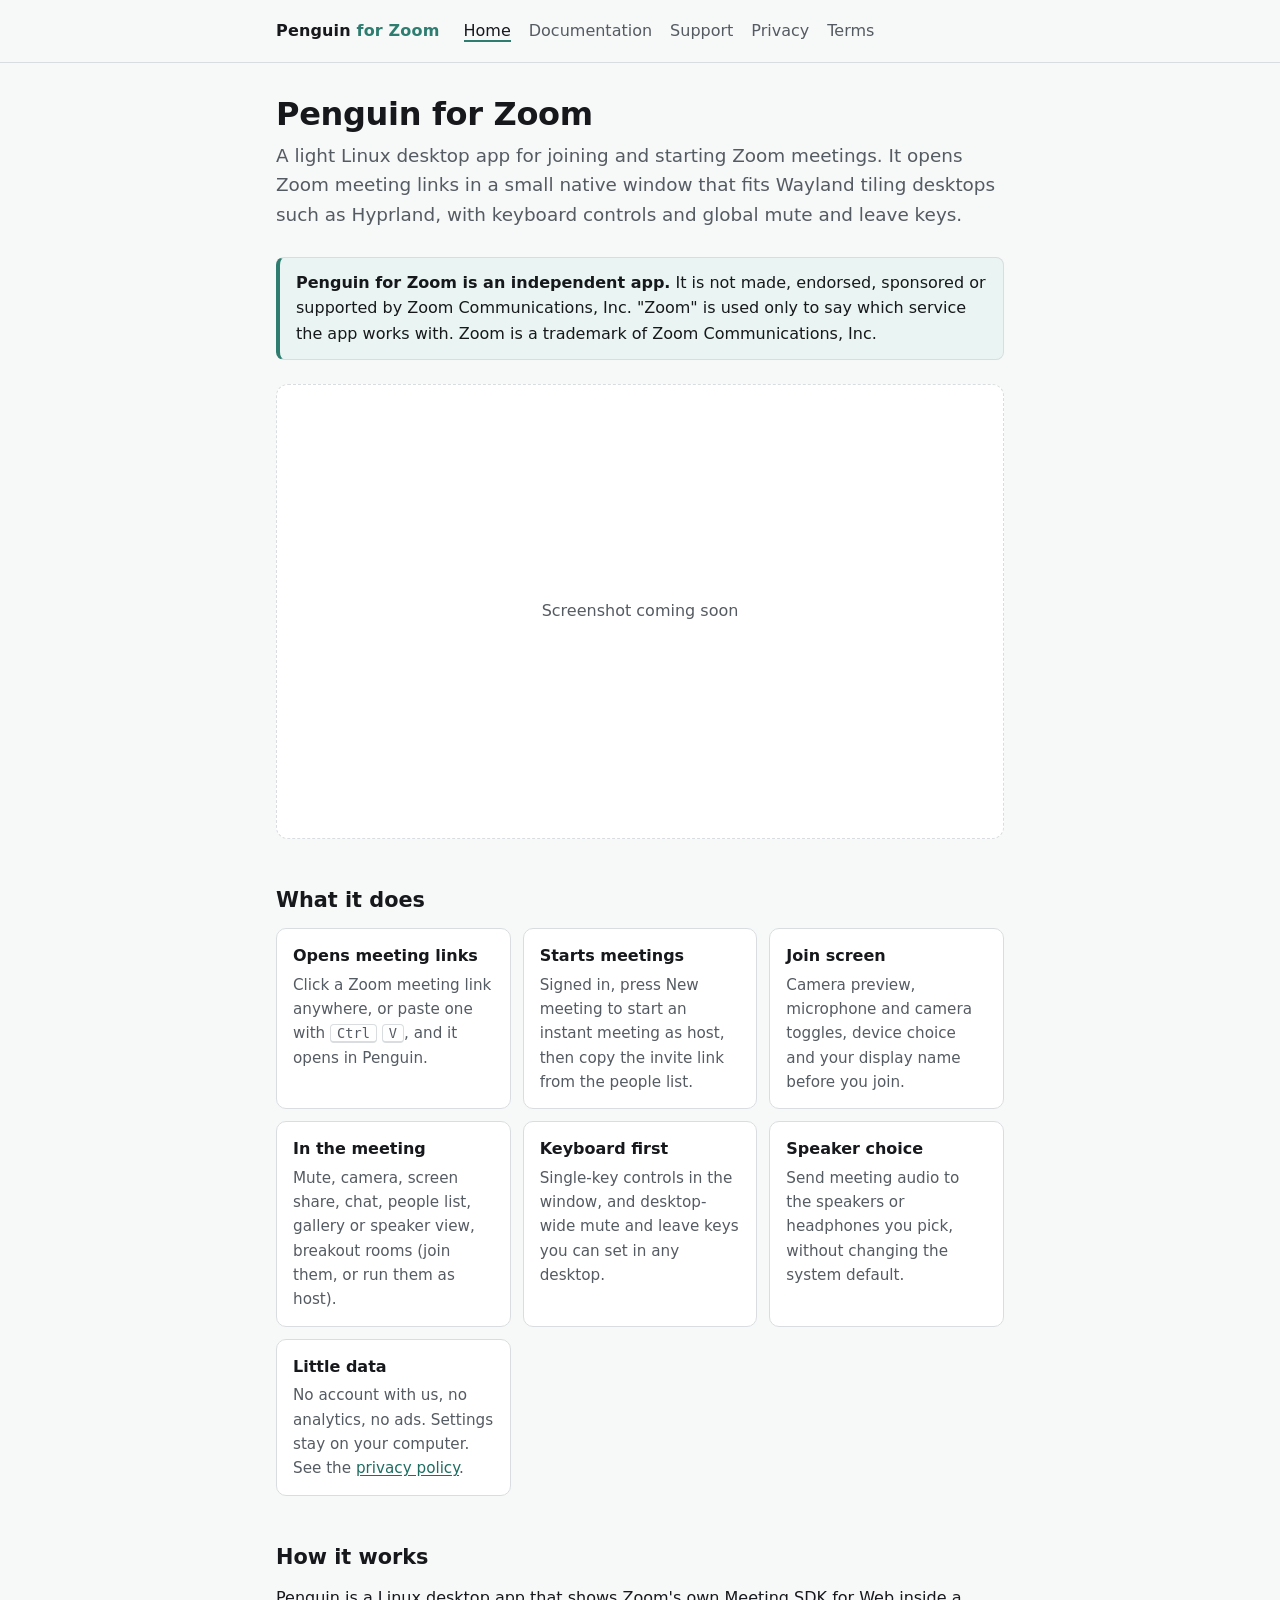
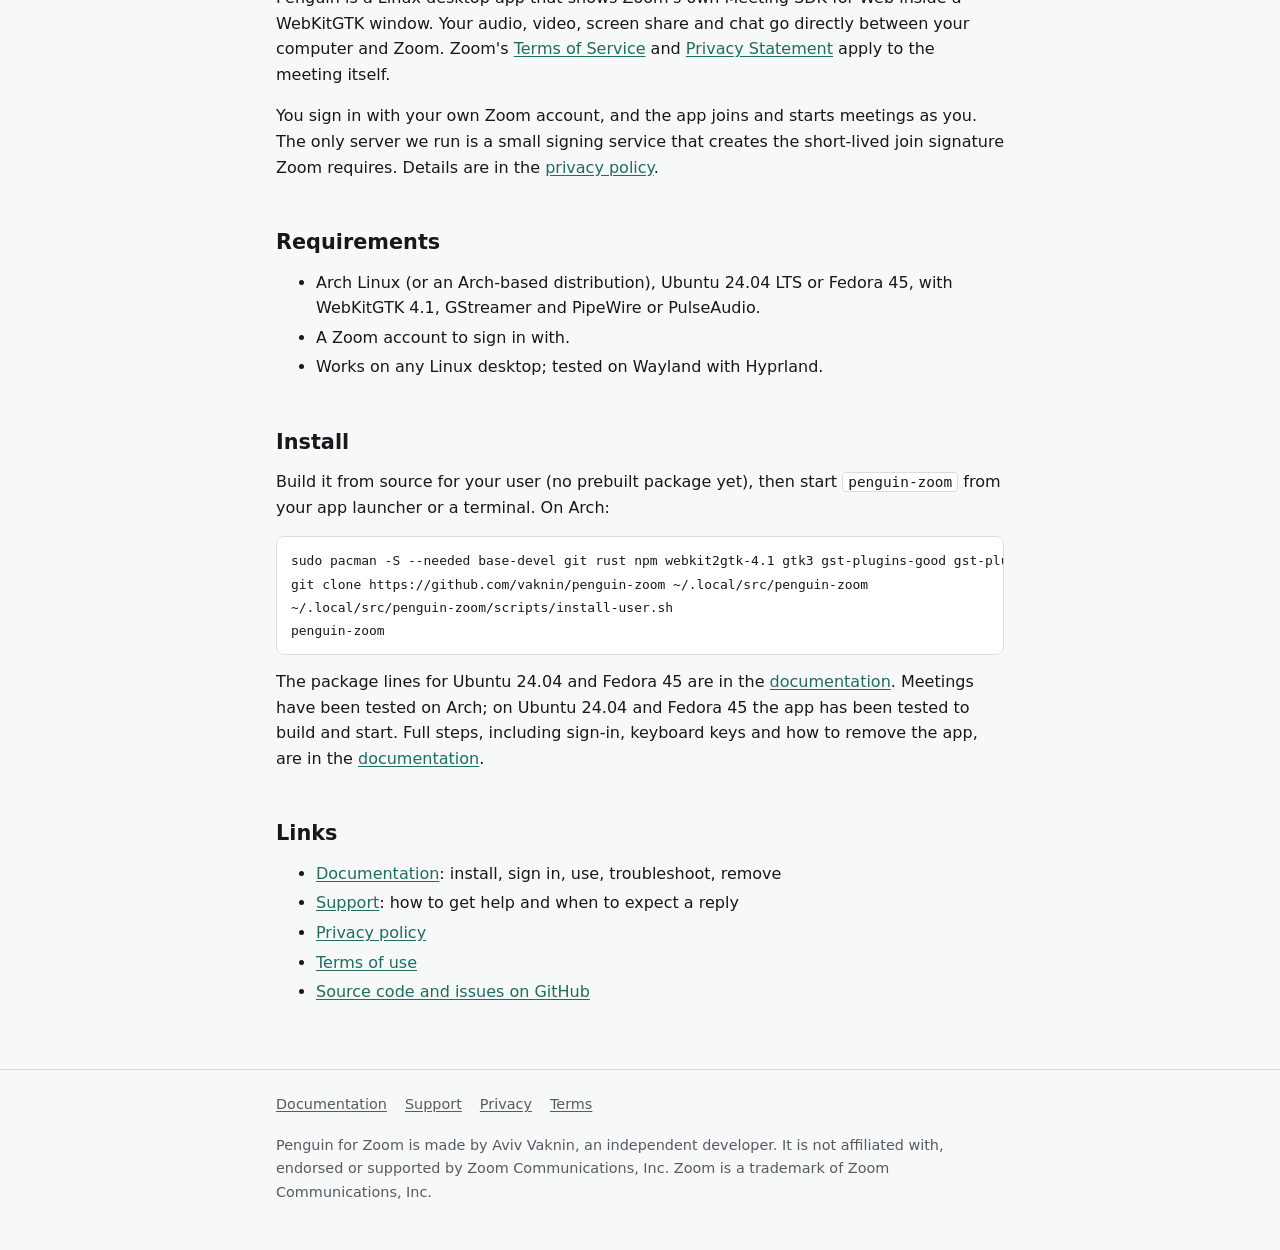
<file: site/index.html>
<!doctype html>
<html lang="en">
<head>
<meta charset="utf-8">
<meta name="viewport" content="width=device-width, initial-scale=1">
<title>Penguin for Zoom</title>
<meta name="description" content="Penguin for Zoom is an independent, lightweight Linux desktop app for joining Zoom meetings, made for Wayland and Hyprland.">
<link rel="stylesheet" href="style.css">
</head>
<body>
<a class="skip" href="#main">Skip to content</a>
<header class="site">
  <div class="wrap">
    <a class="brand" href="./">Penguin <span>for Zoom</span></a>
    <nav class="site" aria-label="Site">
      <ul>
        <li><a href="./" aria-current="page">Home</a></li>
        <li><a href="docs.html">Documentation</a></li>
        <li><a href="support.html">Support</a></li>
        <li><a href="privacy.html">Privacy</a></li>
        <li><a href="terms.html">Terms</a></li>
      </ul>
    </nav>
  </div>
</header>

<main id="main">
  <div class="wrap">
    <h1>Penguin for Zoom</h1>
    <p class="lead">A light Linux desktop app for joining and starting Zoom meetings. It opens Zoom meeting links in a small native window that fits Wayland tiling desktops such as Hyprland, with keyboard controls and global mute and leave keys.</p>

    <div class="notice" role="note">
      <p><strong>Penguin for Zoom is an independent app.</strong> It is not made, endorsed, sponsored or supported by Zoom Communications, Inc. "Zoom" is used only to say which service the app works with. Zoom is a trademark of Zoom Communications, Inc.</p>
    </div>

    <figure class="shot">
      <!-- Screenshot slot: replace this text with
           <img src="screenshot.png" alt="Penguin for Zoom in a meeting, with the floating control bar at the bottom" width="1600" height="1000"> -->
      <figcaption>Screenshot coming soon</figcaption>
    </figure>

    <h2>What it does</h2>
    <div class="cards">
      <div class="card"><h3>Opens meeting links</h3><p>Click a Zoom meeting link anywhere, or paste one with <kbd>Ctrl</kbd> <kbd>V</kbd>, and it opens in Penguin.</p></div>
      <div class="card"><h3>Starts meetings</h3><p>Signed in, press New meeting to start an instant meeting as host, then copy the invite link from the people list.</p></div>
      <div class="card"><h3>Join screen</h3><p>Camera preview, microphone and camera toggles, device choice and your display name before you join.</p></div>
      <div class="card"><h3>In the meeting</h3><p>Mute, camera, screen share, chat, people list, gallery or speaker view, breakout rooms (join them, or run them as host).</p></div>
      <div class="card"><h3>Keyboard first</h3><p>Single-key controls in the window, and desktop-wide mute and leave keys you can set in any desktop.</p></div>
      <div class="card"><h3>Speaker choice</h3><p>Send meeting audio to the speakers or headphones you pick, without changing the system default.</p></div>
      <div class="card"><h3>Little data</h3><p>No account with us, no analytics, no ads. Settings stay on your computer. See the <a href="privacy.html">privacy policy</a>.</p></div>
    </div>

    <h2>How it works</h2>
    <p>Penguin is a Linux desktop app that shows Zoom's own Meeting SDK for Web inside a WebKitGTK window. Your audio, video, screen share and chat go directly between your computer and Zoom. Zoom's <a href="https://www.zoom.com/en/trust/terms/">Terms of Service</a> and <a href="https://www.zoom.com/en/trust/privacy/privacy-statement/">Privacy Statement</a> apply to the meeting itself.</p>
    <p>You sign in with your own Zoom account, and the app joins and starts meetings as you. The only server we run is a small signing service that creates the short-lived join signature Zoom requires. Details are in the <a href="privacy.html">privacy policy</a>.</p>

    <h2>Requirements</h2>
    <ul>
      <li>Arch Linux (or an Arch-based distribution), Ubuntu 24.04 LTS or Fedora 45, with WebKitGTK 4.1, GStreamer and PipeWire or PulseAudio.</li>
      <li>A Zoom account to sign in with.</li>
      <li>Works on any Linux desktop; tested on Wayland with Hyprland.</li>
    </ul>

    <h2>Install</h2>
    <p>Build it from source for your user (no prebuilt package yet), then start <code>penguin-zoom</code> from your app launcher or a terminal. On Arch:</p>
<pre><code>sudo pacman -S --needed base-devel git rust npm webkit2gtk-4.1 gtk3 gst-plugins-good gst-plugins-bad gst-libav gst-plugin-pipewire libpulse libsecret xdg-utils
git clone https://github.com/vaknin/penguin-zoom ~/.local/src/penguin-zoom
~/.local/src/penguin-zoom/scripts/install-user.sh
penguin-zoom</code></pre>
    <p>The package lines for Ubuntu 24.04 and Fedora 45 are in the <a href="docs.html#install">documentation</a>. Meetings have been tested on Arch; on Ubuntu 24.04 and Fedora 45 the app has been tested to build and start. Full steps, including sign-in, keyboard keys and how to remove the app, are in the <a href="docs.html">documentation</a>.</p>

    <h2>Links</h2>
    <ul>
      <li><a href="docs.html">Documentation</a>: install, sign in, use, troubleshoot, remove</li>
      <li><a href="support.html">Support</a>: how to get help and when to expect a reply</li>
      <li><a href="privacy.html">Privacy policy</a></li>
      <li><a href="terms.html">Terms of use</a></li>
      <li><a href="https://github.com/vaknin/penguin-zoom">Source code and issues on GitHub</a></li>
    </ul>
  </div>
</main>

<footer class="site">
  <div class="wrap">
    <ul>
      <li><a href="docs.html">Documentation</a></li>
      <li><a href="support.html">Support</a></li>
      <li><a href="privacy.html">Privacy</a></li>
      <li><a href="terms.html">Terms</a></li>
    </ul>
    <p>Penguin for Zoom is made by Aviv Vaknin, an independent developer. It is not affiliated with, endorsed or supported by Zoom Communications, Inc. Zoom is a trademark of Zoom Communications, Inc.</p>
  </div>
</footer>
</body>
</html>
</file>
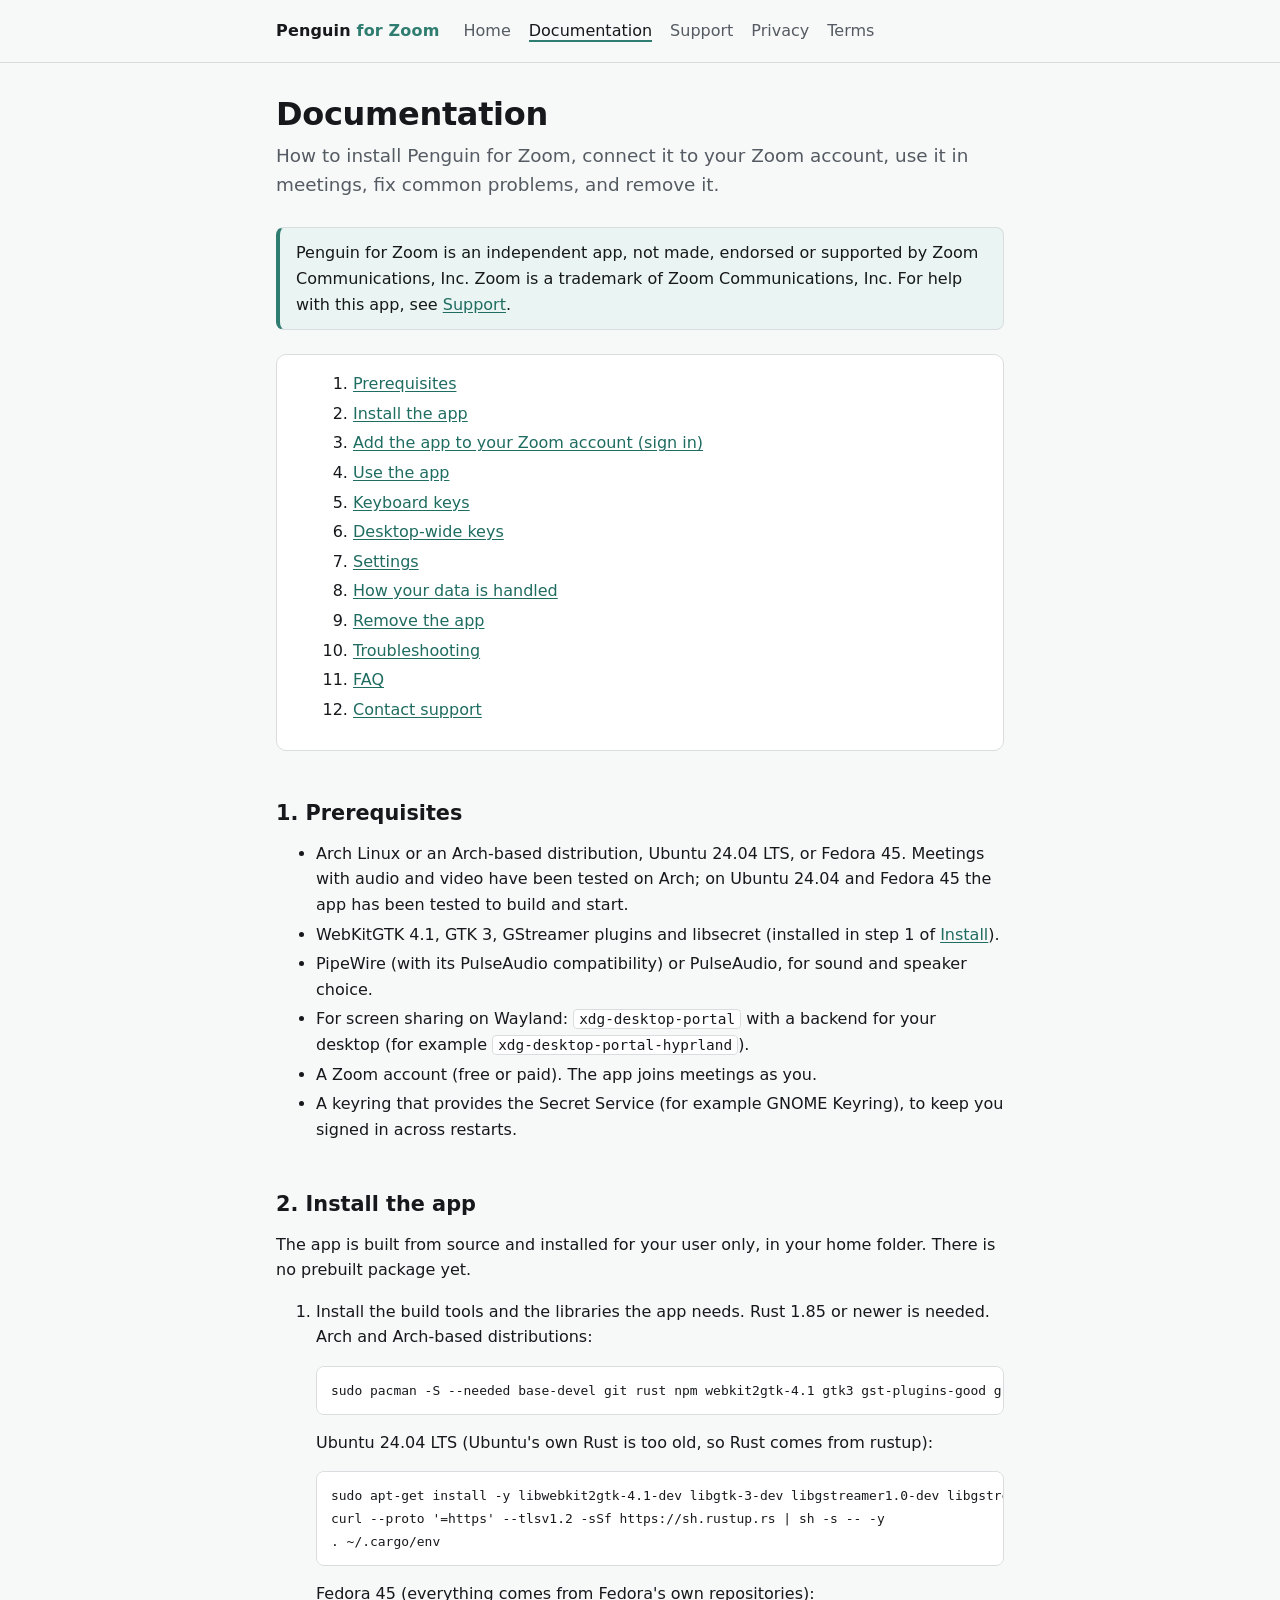
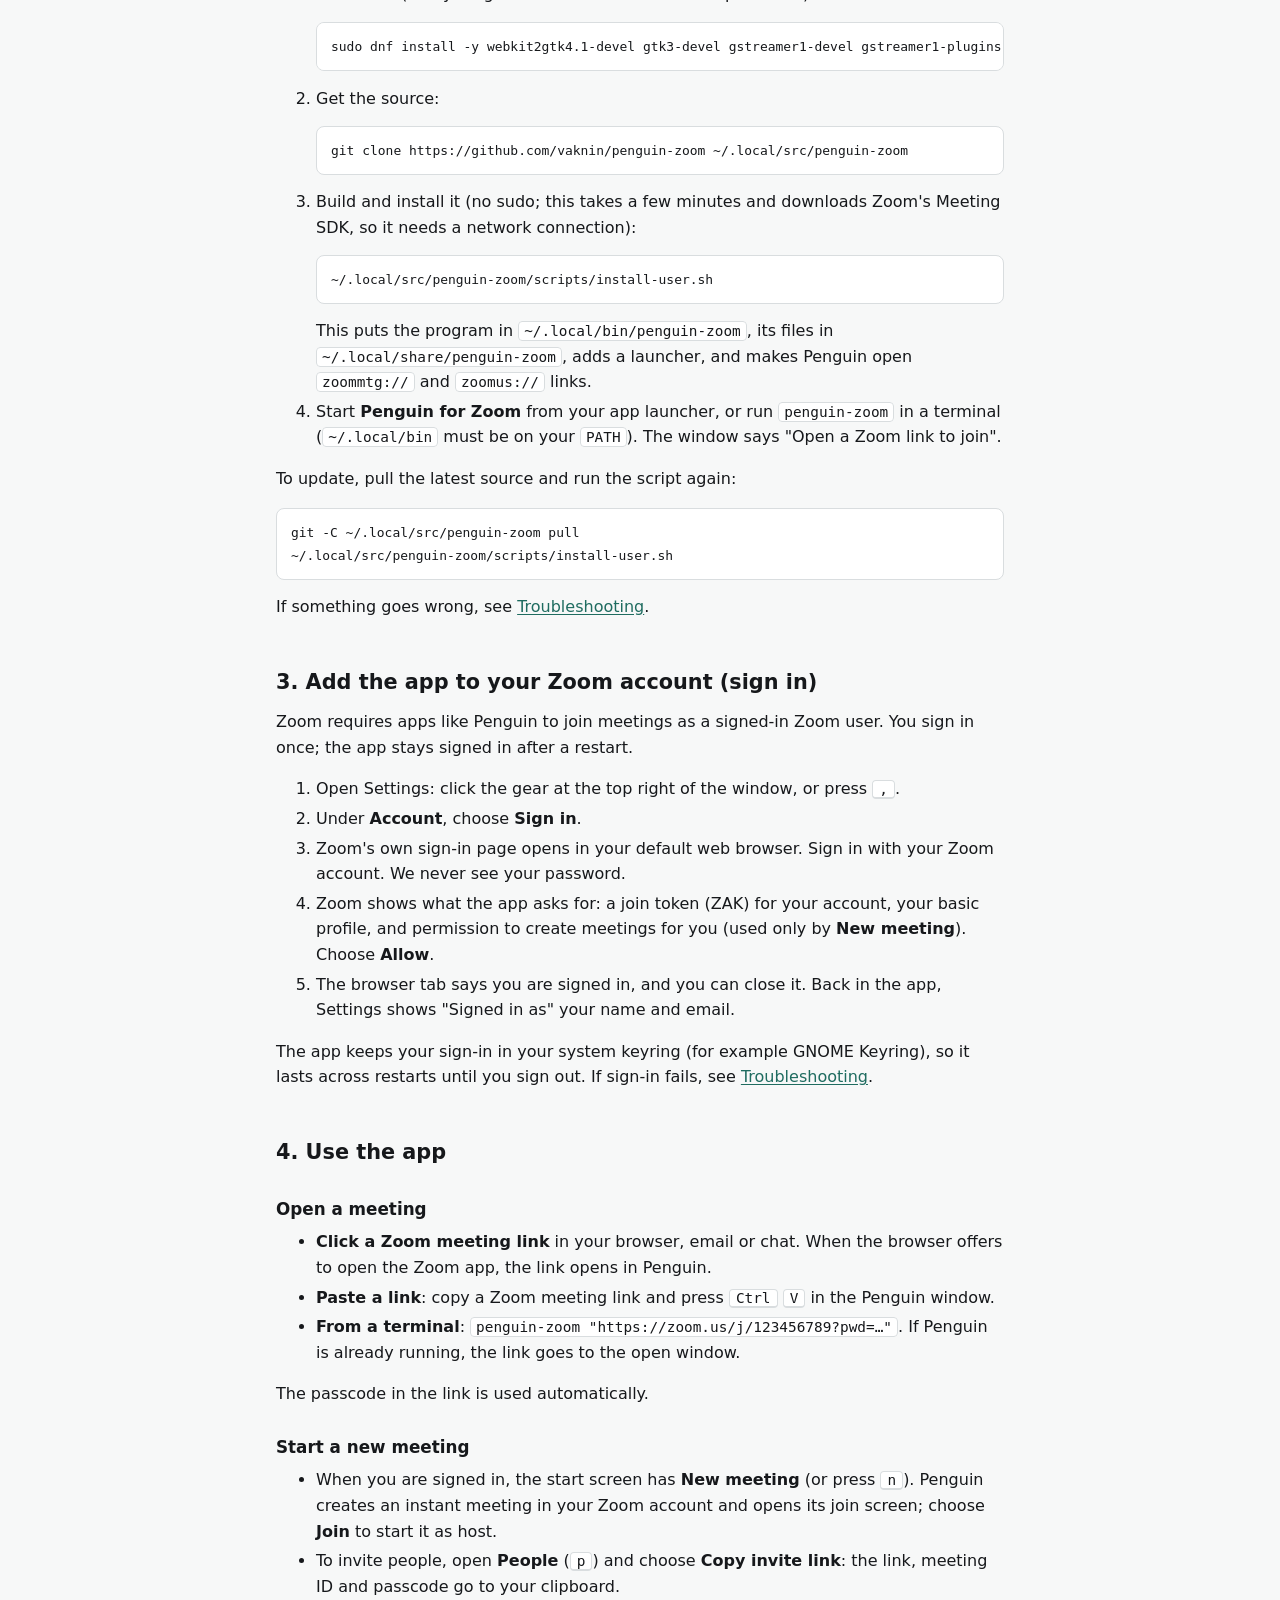
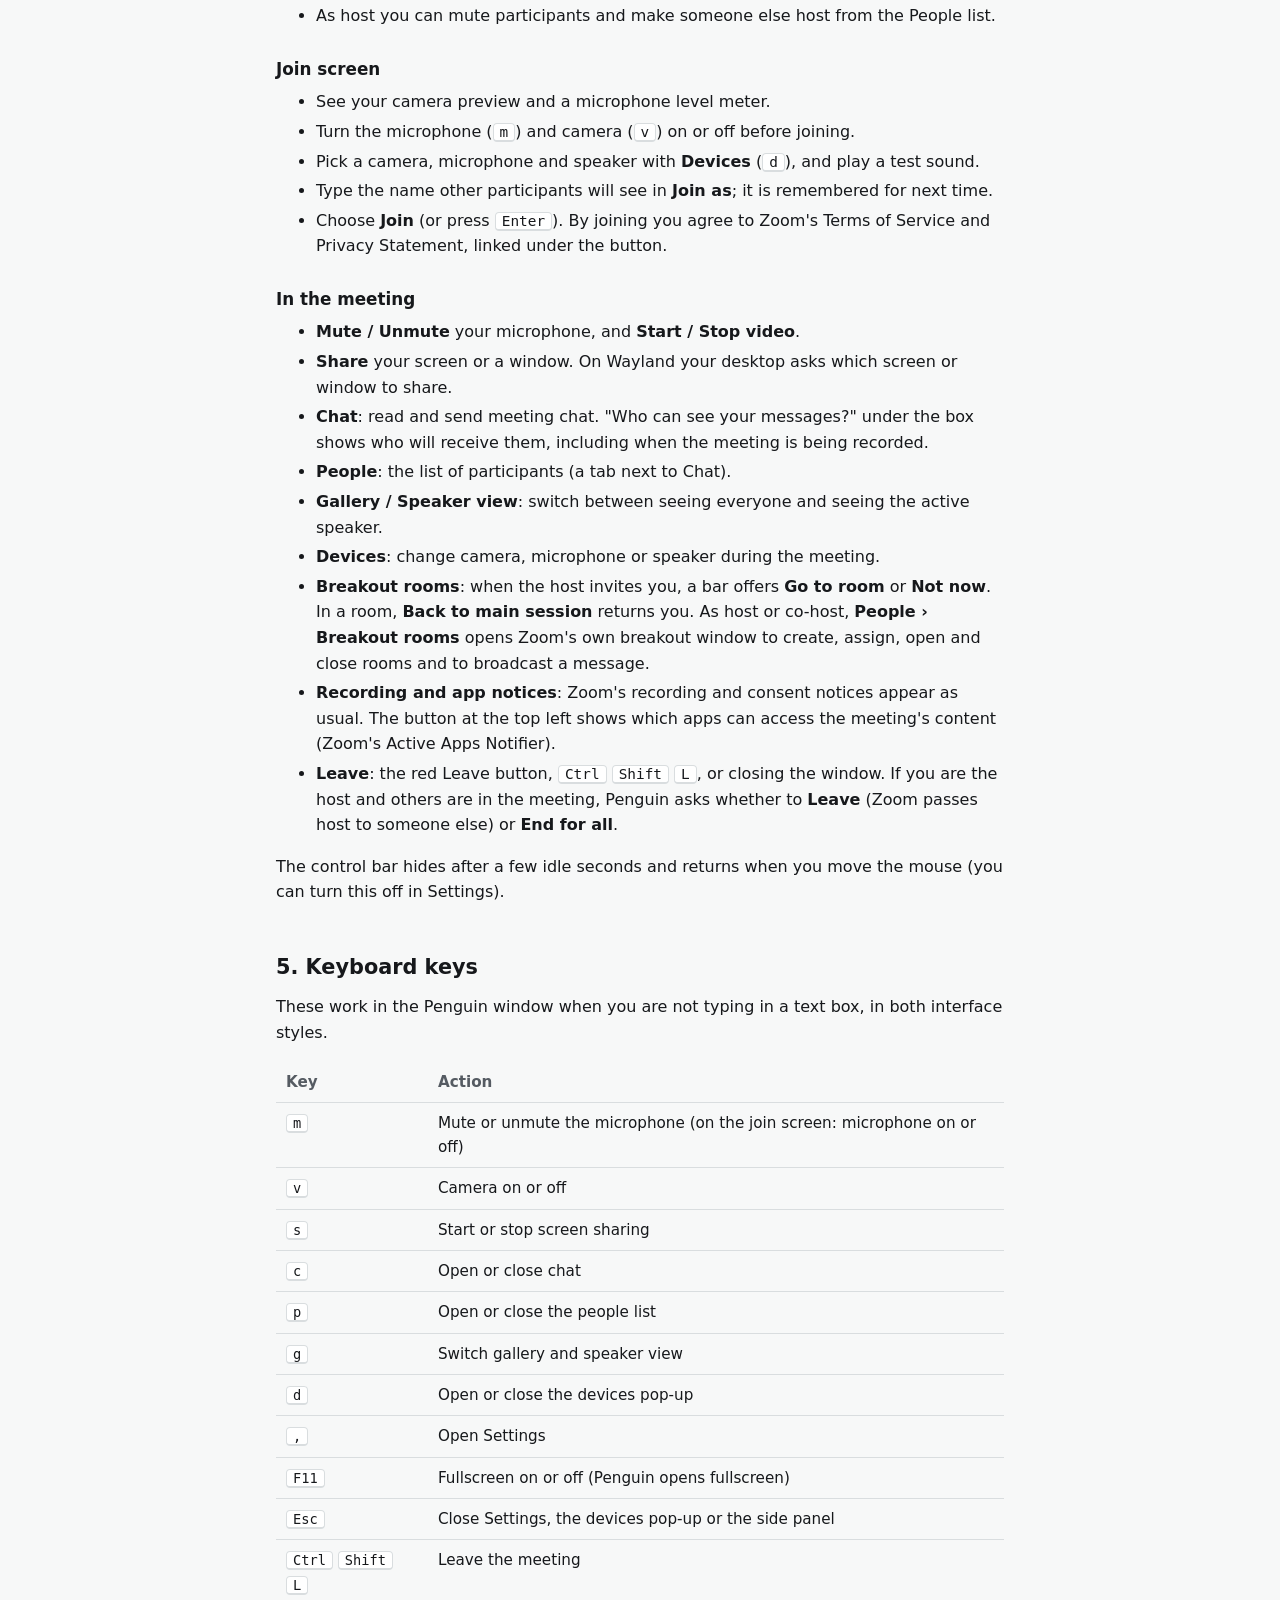
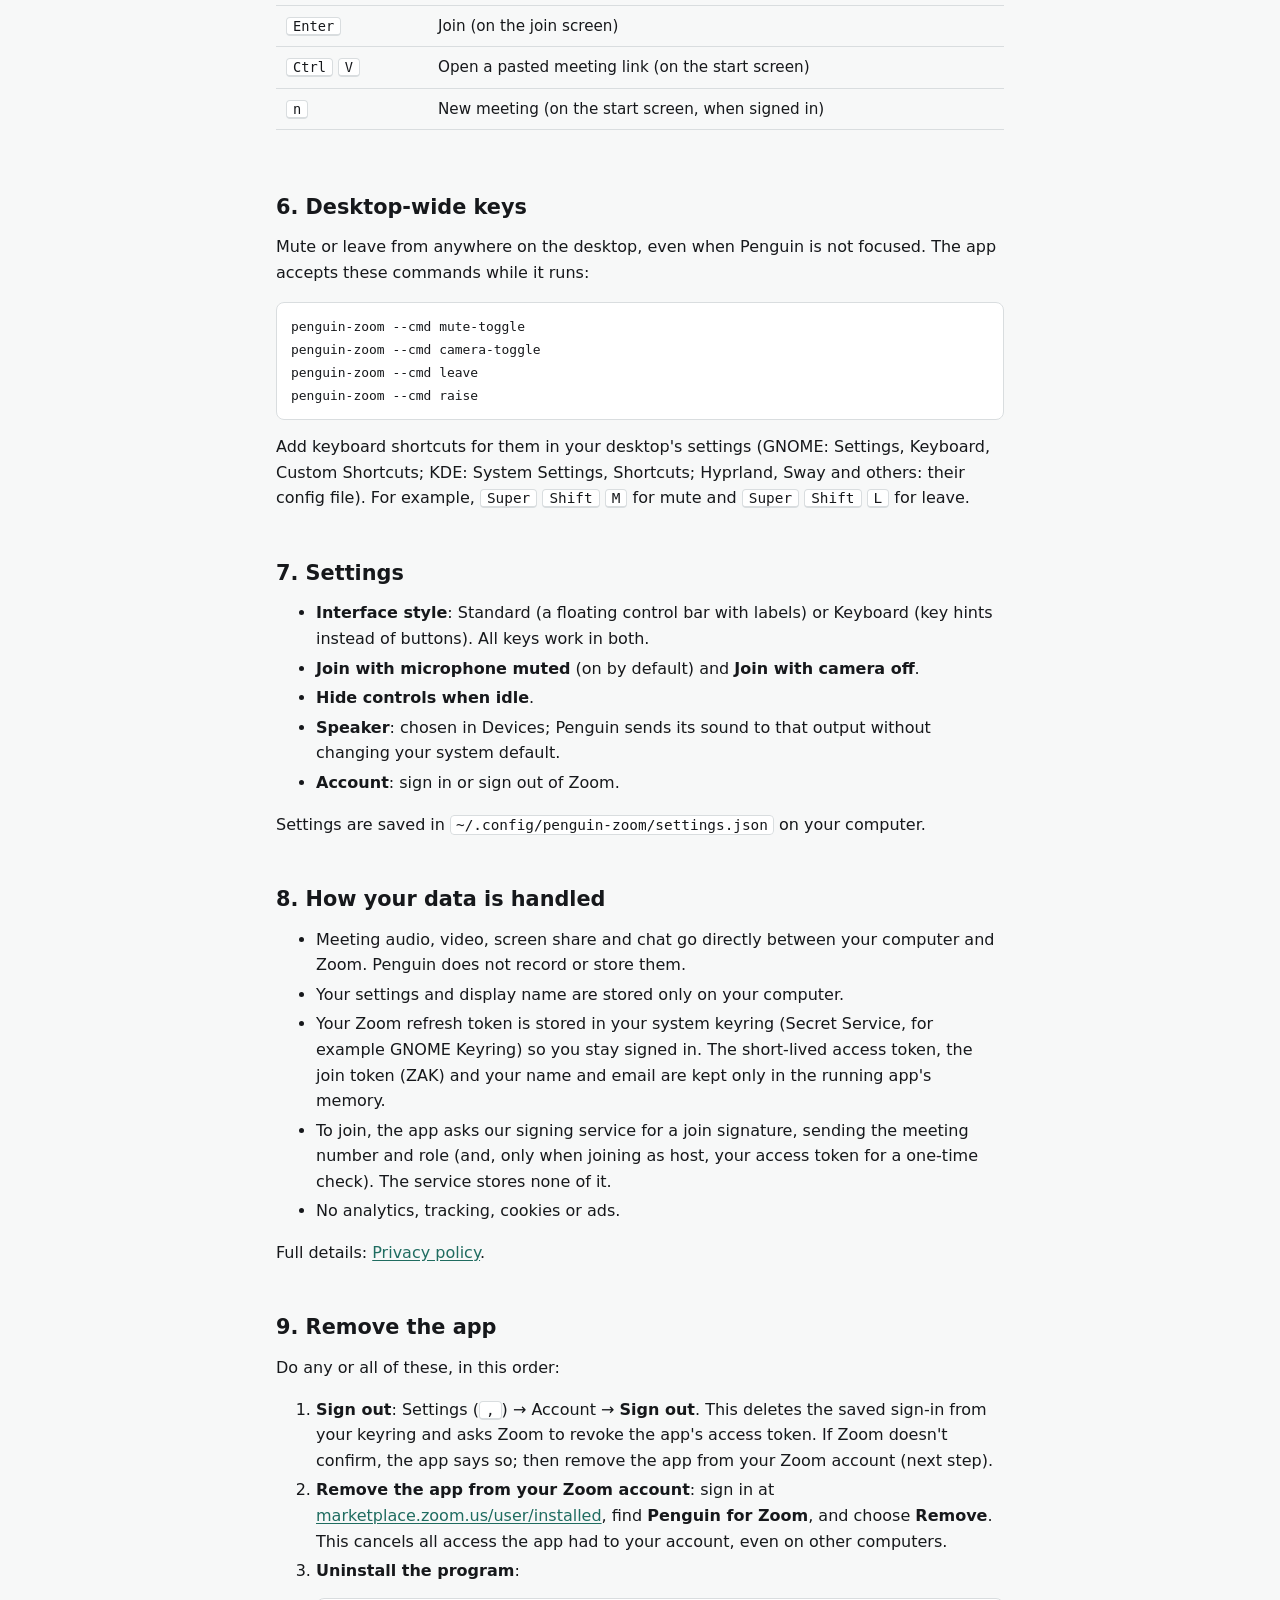
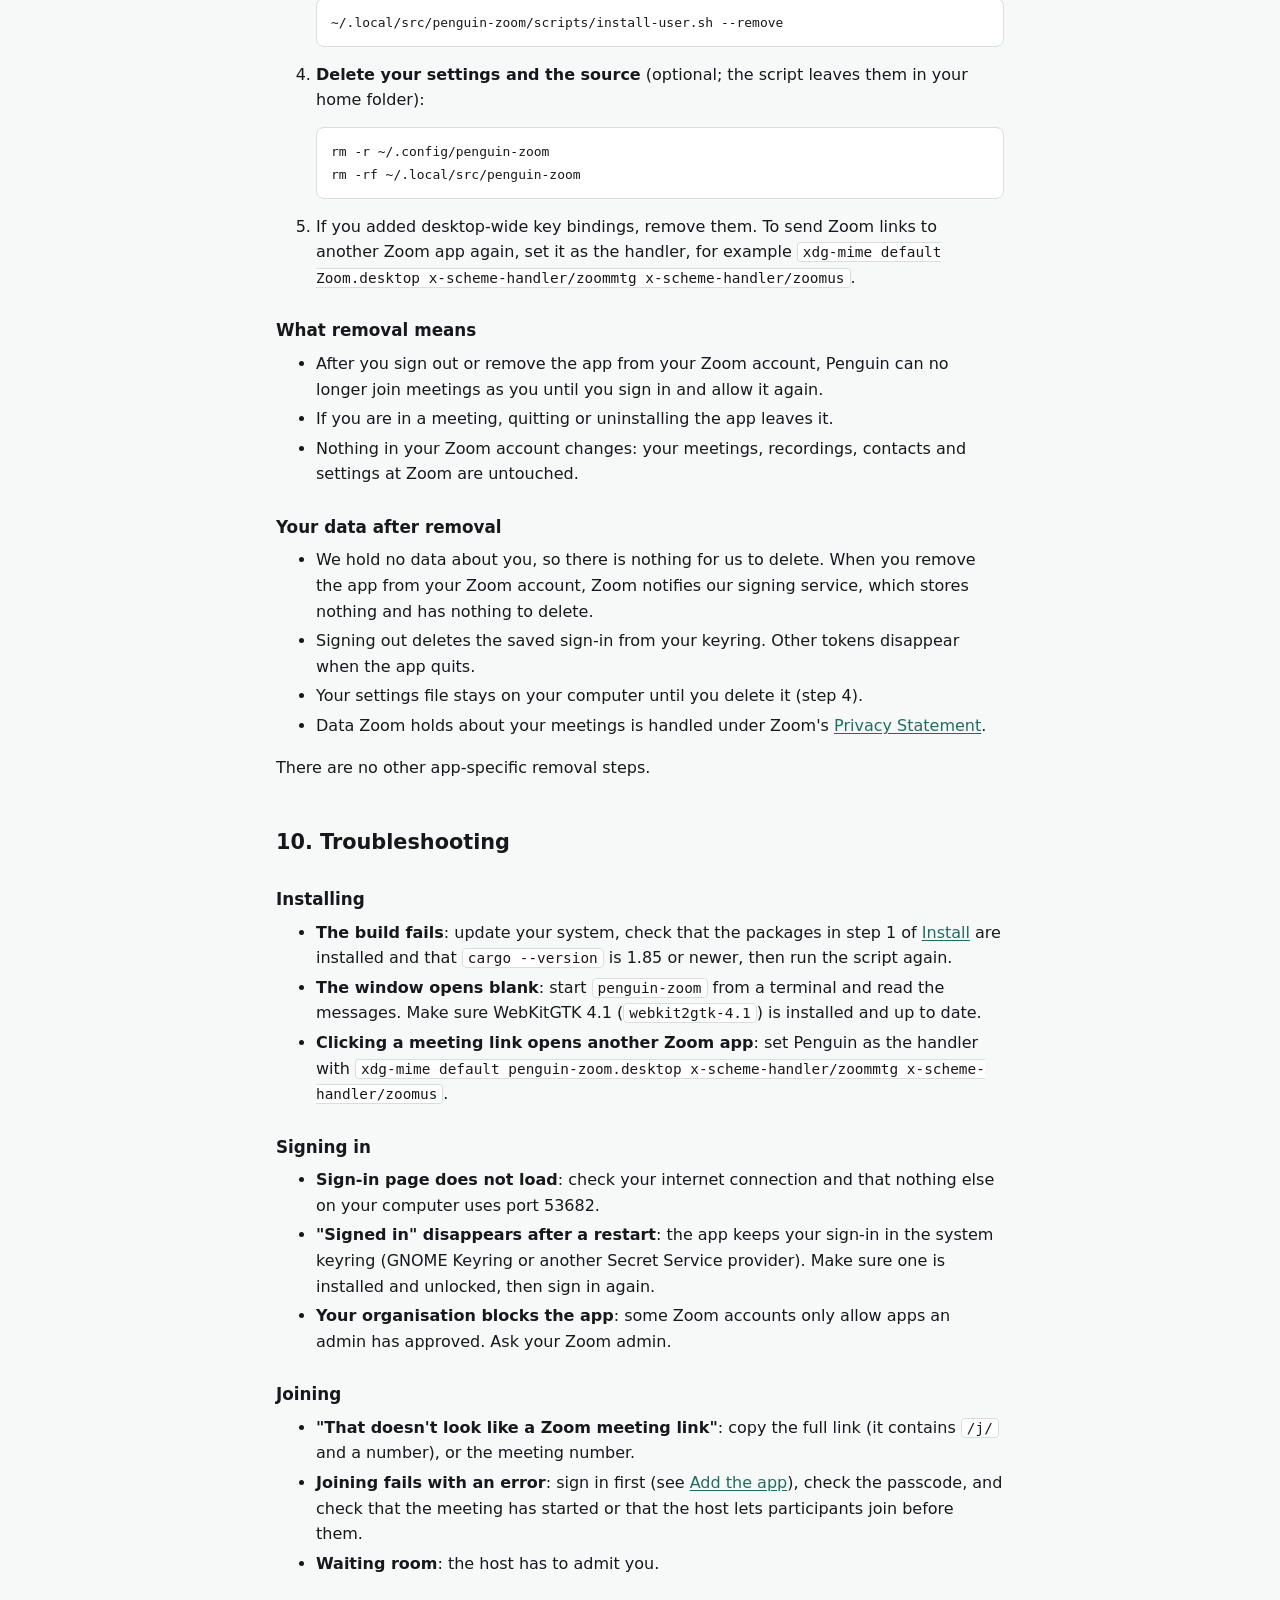
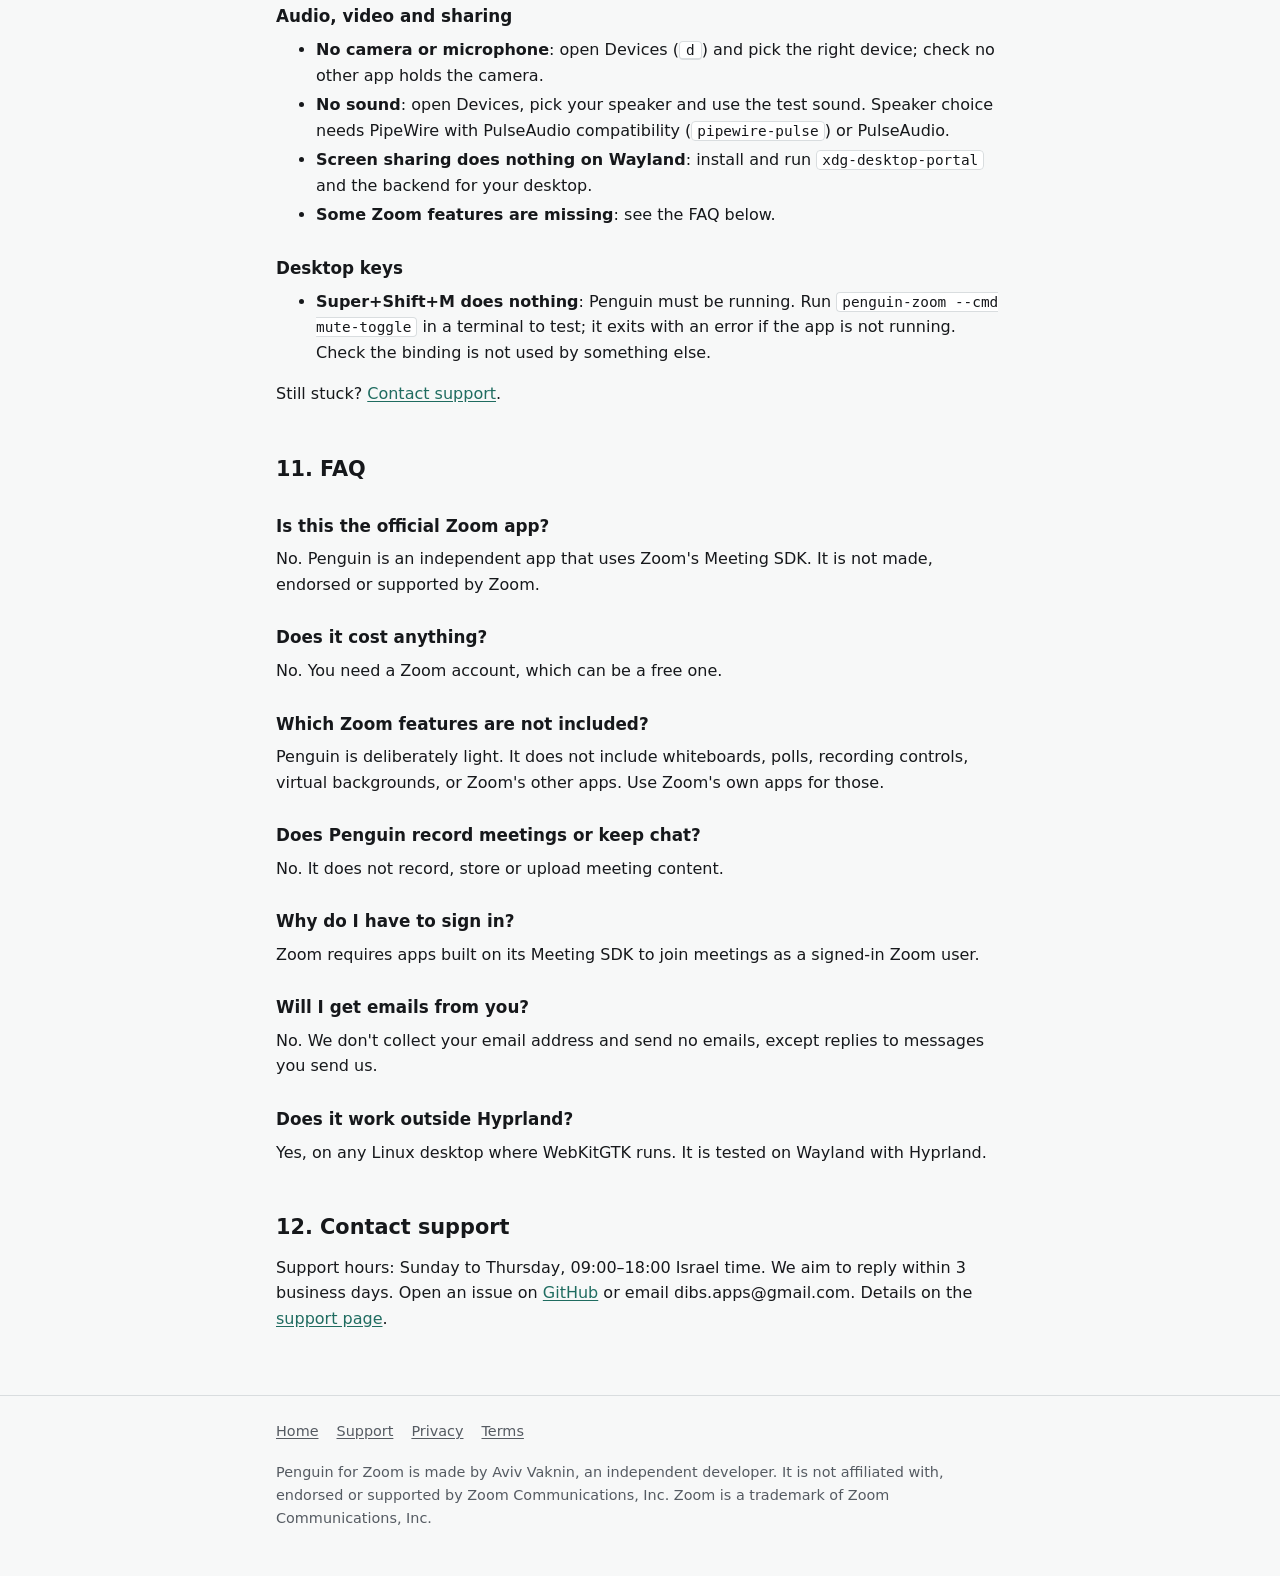
<file: site/docs.html>
<!doctype html>
<html lang="en">
<head>
<meta charset="utf-8">
<meta name="viewport" content="width=device-width, initial-scale=1">
<title>Documentation · Penguin for Zoom</title>
<meta name="description" content="How to install Penguin for Zoom, sign in with Zoom, use it in meetings, troubleshoot it and remove it.">
<link rel="stylesheet" href="style.css">
</head>
<body>
<a class="skip" href="#main">Skip to content</a>
<header class="site">
  <div class="wrap">
    <a class="brand" href="./">Penguin <span>for Zoom</span></a>
    <nav class="site" aria-label="Site">
      <ul>
        <li><a href="./">Home</a></li>
        <li><a href="docs.html" aria-current="page">Documentation</a></li>
        <li><a href="support.html">Support</a></li>
        <li><a href="privacy.html">Privacy</a></li>
        <li><a href="terms.html">Terms</a></li>
      </ul>
    </nav>
  </div>
</header>

<main id="main">
  <div class="wrap">
    <h1>Documentation</h1>
    <p class="lead">How to install Penguin for Zoom, connect it to your Zoom account, use it in meetings, fix common problems, and remove it.</p>

    <div class="notice" role="note">
      <p>Penguin for Zoom is an independent app, not made, endorsed or supported by Zoom Communications, Inc. Zoom is a trademark of Zoom Communications, Inc. For help with this app, see <a href="support.html">Support</a>.</p>
    </div>

    <nav class="toc" aria-label="On this page">
      <ol>
        <li><a href="#prerequisites">Prerequisites</a></li>
        <li><a href="#install">Install the app</a></li>
        <li><a href="#add">Add the app to your Zoom account (sign in)</a></li>
        <li><a href="#use">Use the app</a></li>
        <li><a href="#keys">Keyboard keys</a></li>
        <li><a href="#desktop-keys">Desktop-wide keys</a></li>
        <li><a href="#settings">Settings</a></li>
        <li><a href="#data">How your data is handled</a></li>
        <li><a href="#remove">Remove the app</a></li>
        <li><a href="#troubleshooting">Troubleshooting</a></li>
        <li><a href="#faq">FAQ</a></li>
        <li><a href="#contact">Contact support</a></li>
      </ol>
    </nav>

    <h2 id="prerequisites">1. Prerequisites</h2>
    <ul>
      <li>Arch Linux or an Arch-based distribution, Ubuntu 24.04 LTS, or Fedora 45. Meetings with audio and video have been tested on Arch; on Ubuntu 24.04 and Fedora 45 the app has been tested to build and start.</li>
      <li>WebKitGTK 4.1, GTK 3, GStreamer plugins and libsecret (installed in step 1 of <a href="#install">Install</a>).</li>
      <li>PipeWire (with its PulseAudio compatibility) or PulseAudio, for sound and speaker choice.</li>
      <li>For screen sharing on Wayland: <code>xdg-desktop-portal</code> with a backend for your desktop (for example <code>xdg-desktop-portal-hyprland</code>).</li>
      <li>A Zoom account (free or paid). The app joins meetings as you.</li>
      <li>A keyring that provides the Secret Service (for example GNOME Keyring), to keep you signed in across restarts.</li>
    </ul>

    <h2 id="install">2. Install the app</h2>
    <p>The app is built from source and installed for your user only, in your home folder. There is no prebuilt package yet.</p>
    <ol>
      <li>Install the build tools and the libraries the app needs. Rust 1.85 or newer is needed.
        <p>Arch and Arch-based distributions:</p>
<pre><code>sudo pacman -S --needed base-devel git rust npm webkit2gtk-4.1 gtk3 gst-plugins-good gst-plugins-bad gst-libav gst-plugin-pipewire libpulse libsecret xdg-utils</code></pre>
        <p>Ubuntu 24.04 LTS (Ubuntu's own Rust is too old, so Rust comes from rustup):</p>
<pre><code>sudo apt-get install -y libwebkit2gtk-4.1-dev libgtk-3-dev libgstreamer1.0-dev libgstreamer-plugins-base1.0-dev libdbus-1-dev gstreamer1.0-plugins-good gstreamer1.0-plugins-bad gstreamer1.0-libav gstreamer1.0-pipewire libpulse-dev pulseaudio-utils libsecret-tools xdg-utils build-essential pkg-config nodejs npm curl ca-certificates git
curl --proto '=https' --tlsv1.2 -sSf https://sh.rustup.rs | sh -s -- -y
. ~/.cargo/env</code></pre>
        <p>Fedora 45 (everything comes from Fedora's own repositories):</p>
<pre><code>sudo dnf install -y webkit2gtk4.1-devel gtk3-devel gstreamer1-devel gstreamer1-plugins-base-devel dbus-devel gstreamer1-plugins-good gstreamer1-plugins-bad-free gstreamer1-plugin-libav pipewire-gstreamer pulseaudio-libs-devel pulseaudio-utils libsecret xdg-utils gcc make pkgconf-pkg-config nodejs npm git cargo rust</code></pre></li>
      <li>Get the source:
<pre><code>git clone https://github.com/vaknin/penguin-zoom ~/.local/src/penguin-zoom</code></pre></li>
      <li>Build and install it (no sudo; this takes a few minutes and downloads Zoom's Meeting SDK, so it needs a network connection):
<pre><code>~/.local/src/penguin-zoom/scripts/install-user.sh</code></pre>
      This puts the program in <code>~/.local/bin/penguin-zoom</code>, its files in <code>~/.local/share/penguin-zoom</code>, adds a launcher, and makes Penguin open <code>zoommtg://</code> and <code>zoomus://</code> links.</li>
      <li>Start <strong>Penguin for Zoom</strong> from your app launcher, or run <code>penguin-zoom</code> in a terminal (<code>~/.local/bin</code> must be on your <code>PATH</code>). The window says "Open a Zoom link to join".</li>
    </ol>
    <p>To update, pull the latest source and run the script again:</p>
<pre><code>git -C ~/.local/src/penguin-zoom pull
~/.local/src/penguin-zoom/scripts/install-user.sh</code></pre>
    <p>If something goes wrong, see <a href="#troubleshooting">Troubleshooting</a>.</p>

    <h2 id="add">3. Add the app to your Zoom account (sign in)</h2>
    <p>Zoom requires apps like Penguin to join meetings as a signed-in Zoom user. You sign in once; the app stays signed in after a restart.</p>
    <ol>
      <li>Open Settings: click the gear at the top right of the window, or press <kbd>,</kbd>.</li>
      <li>Under <strong>Account</strong>, choose <strong>Sign in</strong>.</li>
      <li>Zoom's own sign-in page opens in your default web browser. Sign in with your Zoom account. We never see your password.</li>
      <li>Zoom shows what the app asks for: a join token (ZAK) for your account, your basic profile, and permission to create meetings for you (used only by <strong>New meeting</strong>). Choose <strong>Allow</strong>.</li>
      <li>The browser tab says you are signed in, and you can close it. Back in the app, Settings shows "Signed in as" your name and email.</li>
    </ol>
    <p>The app keeps your sign-in in your system keyring (for example GNOME Keyring), so it lasts across restarts until you sign out. If sign-in fails, see <a href="#troubleshooting">Troubleshooting</a>.</p>

    <h2 id="use">4. Use the app</h2>
    <h3>Open a meeting</h3>
    <ul>
      <li><strong>Click a Zoom meeting link</strong> in your browser, email or chat. When the browser offers to open the Zoom app, the link opens in Penguin.</li>
      <li><strong>Paste a link</strong>: copy a Zoom meeting link and press <kbd>Ctrl</kbd> <kbd>V</kbd> in the Penguin window.</li>
      <li><strong>From a terminal</strong>: <code>penguin-zoom "https://zoom.us/j/123456789?pwd=…"</code>. If Penguin is already running, the link goes to the open window.</li>
    </ul>
    <p>The passcode in the link is used automatically.</p>

    <h3>Start a new meeting</h3>
    <ul>
      <li>When you are signed in, the start screen has <strong>New meeting</strong> (or press <kbd>n</kbd>). Penguin creates an instant meeting in your Zoom account and opens its join screen; choose <strong>Join</strong> to start it as host.</li>
      <li>To invite people, open <strong>People</strong> (<kbd>p</kbd>) and choose <strong>Copy invite link</strong>: the link, meeting ID and passcode go to your clipboard.</li>
      <li>As host you can mute participants and make someone else host from the People list.</li>
    </ul>

    <h3>Join screen</h3>
    <ul>
      <li>See your camera preview and a microphone level meter.</li>
      <li>Turn the microphone (<kbd>m</kbd>) and camera (<kbd>v</kbd>) on or off before joining.</li>
      <li>Pick a camera, microphone and speaker with <strong>Devices</strong> (<kbd>d</kbd>), and play a test sound.</li>
      <li>Type the name other participants will see in <strong>Join as</strong>; it is remembered for next time.</li>
      <li>Choose <strong>Join</strong> (or press <kbd>Enter</kbd>). By joining you agree to Zoom's Terms of Service and Privacy Statement, linked under the button.</li>
    </ul>

    <h3>In the meeting</h3>
    <ul>
      <li><strong>Mute / Unmute</strong> your microphone, and <strong>Start / Stop video</strong>.</li>
      <li><strong>Share</strong> your screen or a window. On Wayland your desktop asks which screen or window to share.</li>
      <li><strong>Chat</strong>: read and send meeting chat. "Who can see your messages?" under the box shows who will receive them, including when the meeting is being recorded.</li>
      <li><strong>People</strong>: the list of participants (a tab next to Chat).</li>
      <li><strong>Gallery / Speaker view</strong>: switch between seeing everyone and seeing the active speaker.</li>
      <li><strong>Devices</strong>: change camera, microphone or speaker during the meeting.</li>
      <li><strong>Breakout rooms</strong>: when the host invites you, a bar offers <strong>Go to room</strong> or <strong>Not now</strong>. In a room, <strong>Back to main session</strong> returns you. As host or co-host, <strong>People › Breakout rooms</strong> opens Zoom's own breakout window to create, assign, open and close rooms and to broadcast a message.</li>
      <li><strong>Recording and app notices</strong>: Zoom's recording and consent notices appear as usual. The button at the top left shows which apps can access the meeting's content (Zoom's Active Apps Notifier).</li>
      <li><strong>Leave</strong>: the red Leave button, <kbd>Ctrl</kbd> <kbd>Shift</kbd> <kbd>L</kbd>, or closing the window. If you are the host and others are in the meeting, Penguin asks whether to <strong>Leave</strong> (Zoom passes host to someone else) or <strong>End for all</strong>.</li>
    </ul>
    <p>The control bar hides after a few idle seconds and returns when you move the mouse (you can turn this off in Settings).</p>

    <h2 id="keys">5. Keyboard keys</h2>
    <p>These work in the Penguin window when you are not typing in a text box, in both interface styles.</p>
    <div class="table-wrap">
    <table>
      <thead><tr><th scope="col">Key</th><th scope="col">Action</th></tr></thead>
      <tbody>
        <tr><td><kbd>m</kbd></td><td>Mute or unmute the microphone (on the join screen: microphone on or off)</td></tr>
        <tr><td><kbd>v</kbd></td><td>Camera on or off</td></tr>
        <tr><td><kbd>s</kbd></td><td>Start or stop screen sharing</td></tr>
        <tr><td><kbd>c</kbd></td><td>Open or close chat</td></tr>
        <tr><td><kbd>p</kbd></td><td>Open or close the people list</td></tr>
        <tr><td><kbd>g</kbd></td><td>Switch gallery and speaker view</td></tr>
        <tr><td><kbd>d</kbd></td><td>Open or close the devices pop-up</td></tr>
        <tr><td><kbd>,</kbd></td><td>Open Settings</td></tr>
        <tr><td><kbd>F11</kbd></td><td>Fullscreen on or off (Penguin opens fullscreen)</td></tr>
        <tr><td><kbd>Esc</kbd></td><td>Close Settings, the devices pop-up or the side panel</td></tr>
        <tr><td><kbd>Ctrl</kbd> <kbd>Shift</kbd> <kbd>L</kbd></td><td>Leave the meeting</td></tr>
        <tr><td><kbd>Enter</kbd></td><td>Join (on the join screen)</td></tr>
        <tr><td><kbd>Ctrl</kbd> <kbd>V</kbd></td><td>Open a pasted meeting link (on the start screen)</td></tr>
        <tr><td><kbd>n</kbd></td><td>New meeting (on the start screen, when signed in)</td></tr>
      </tbody>
    </table>
    </div>

    <h2 id="desktop-keys">6. Desktop-wide keys</h2>
    <p>Mute or leave from anywhere on the desktop, even when Penguin is not focused. The app accepts these commands while it runs:</p>
<pre><code>penguin-zoom --cmd mute-toggle
penguin-zoom --cmd camera-toggle
penguin-zoom --cmd leave
penguin-zoom --cmd raise</code></pre>
    <p>Add keyboard shortcuts for them in your desktop's settings (GNOME: Settings, Keyboard, Custom Shortcuts; KDE: System Settings, Shortcuts; Hyprland, Sway and others: their config file). For example, <kbd>Super</kbd> <kbd>Shift</kbd> <kbd>M</kbd> for mute and <kbd>Super</kbd> <kbd>Shift</kbd> <kbd>L</kbd> for leave.</p>

    <h2 id="settings">7. Settings</h2>
    <ul>
      <li><strong>Interface style</strong>: Standard (a floating control bar with labels) or Keyboard (key hints instead of buttons). All keys work in both.</li>
      <li><strong>Join with microphone muted</strong> (on by default) and <strong>Join with camera off</strong>.</li>
      <li><strong>Hide controls when idle</strong>.</li>
      <li><strong>Speaker</strong>: chosen in Devices; Penguin sends its sound to that output without changing your system default.</li>
      <li><strong>Account</strong>: sign in or sign out of Zoom.</li>
    </ul>
    <p>Settings are saved in <code>~/.config/penguin-zoom/settings.json</code> on your computer.</p>

    <h2 id="data">8. How your data is handled</h2>
    <ul>
      <li>Meeting audio, video, screen share and chat go directly between your computer and Zoom. Penguin does not record or store them.</li>
      <li>Your settings and display name are stored only on your computer.</li>
      <li>Your Zoom refresh token is stored in your system keyring (Secret Service, for example GNOME Keyring) so you stay signed in. The short-lived access token, the join token (ZAK) and your name and email are kept only in the running app's memory.</li>
      <li>To join, the app asks our signing service for a join signature, sending the meeting number and role (and, only when joining as host, your access token for a one-time check). The service stores none of it.</li>
      <li>No analytics, tracking, cookies or ads.</li>
    </ul>
    <p>Full details: <a href="privacy.html">Privacy policy</a>.</p>

    <h2 id="remove">9. Remove the app</h2>
    <p>Do any or all of these, in this order:</p>
    <ol>
      <li><strong>Sign out</strong>: Settings (<kbd>,</kbd>) → Account → <strong>Sign out</strong>. This deletes the saved sign-in from your keyring and asks Zoom to revoke the app's access token. If Zoom doesn't confirm, the app says so; then remove the app from your Zoom account (next step).</li>
      <li><strong>Remove the app from your Zoom account</strong>: sign in at <a href="https://marketplace.zoom.us/user/installed">marketplace.zoom.us/user/installed</a>, find <strong>Penguin for Zoom</strong>, and choose <strong>Remove</strong>. This cancels all access the app had to your account, even on other computers.</li>
      <li><strong>Uninstall the program</strong>:
<pre><code>~/.local/src/penguin-zoom/scripts/install-user.sh --remove</code></pre></li>
      <li><strong>Delete your settings and the source</strong> (optional; the script leaves them in your home folder):
<pre><code>rm -r ~/.config/penguin-zoom
rm -rf ~/.local/src/penguin-zoom</code></pre></li>
      <li>If you added desktop-wide key bindings, remove them. To send Zoom links to another Zoom app again, set it as the handler, for example <code>xdg-mime default Zoom.desktop x-scheme-handler/zoommtg x-scheme-handler/zoomus</code>.</li>
    </ol>
    <h3>What removal means</h3>
    <ul>
      <li>After you sign out or remove the app from your Zoom account, Penguin can no longer join meetings as you until you sign in and allow it again.</li>
      <li>If you are in a meeting, quitting or uninstalling the app leaves it.</li>
      <li>Nothing in your Zoom account changes: your meetings, recordings, contacts and settings at Zoom are untouched.</li>
    </ul>
    <h3>Your data after removal</h3>
    <ul>
      <li>We hold no data about you, so there is nothing for us to delete. When you remove the app from your Zoom account, Zoom notifies our signing service, which stores nothing and has nothing to delete.</li>
      <li>Signing out deletes the saved sign-in from your keyring. Other tokens disappear when the app quits.</li>
      <li>Your settings file stays on your computer until you delete it (step 4).</li>
      <li>Data Zoom holds about your meetings is handled under Zoom's <a href="https://www.zoom.com/en/trust/privacy/privacy-statement/">Privacy Statement</a>.</li>
    </ul>
    <p>There are no other app-specific removal steps.</p>

    <h2 id="troubleshooting">10. Troubleshooting</h2>
    <h3>Installing</h3>
    <ul>
      <li><strong>The build fails</strong>: update your system, check that the packages in step 1 of <a href="#install">Install</a> are installed and that <code>cargo --version</code> is 1.85 or newer, then run the script again.</li>
      <li><strong>The window opens blank</strong>: start <code>penguin-zoom</code> from a terminal and read the messages. Make sure WebKitGTK 4.1 (<code>webkit2gtk-4.1</code>) is installed and up to date.</li>
      <li><strong>Clicking a meeting link opens another Zoom app</strong>: set Penguin as the handler with <code>xdg-mime default penguin-zoom.desktop x-scheme-handler/zoommtg x-scheme-handler/zoomus</code>.</li>
    </ul>
    <h3>Signing in</h3>
    <ul>
      <li><strong>Sign-in page does not load</strong>: check your internet connection and that nothing else on your computer uses port 53682.</li>
      <li><strong>"Signed in" disappears after a restart</strong>: the app keeps your sign-in in the system keyring (GNOME Keyring or another Secret Service provider). Make sure one is installed and unlocked, then sign in again.</li>
      <li><strong>Your organisation blocks the app</strong>: some Zoom accounts only allow apps an admin has approved. Ask your Zoom admin.</li>
    </ul>
    <h3>Joining</h3>
    <ul>
      <li><strong>"That doesn't look like a Zoom meeting link"</strong>: copy the full link (it contains <code>/j/</code> and a number), or the meeting number.</li>
      <li><strong>Joining fails with an error</strong>: sign in first (see <a href="#add">Add the app</a>), check the passcode, and check that the meeting has started or that the host lets participants join before them.</li>
      <li><strong>Waiting room</strong>: the host has to admit you.</li>
    </ul>
    <h3>Audio, video and sharing</h3>
    <ul>
      <li><strong>No camera or microphone</strong>: open Devices (<kbd>d</kbd>) and pick the right device; check no other app holds the camera.</li>
      <li><strong>No sound</strong>: open Devices, pick your speaker and use the test sound. Speaker choice needs PipeWire with PulseAudio compatibility (<code>pipewire-pulse</code>) or PulseAudio.</li>
      <li><strong>Screen sharing does nothing on Wayland</strong>: install and run <code>xdg-desktop-portal</code> and the backend for your desktop.</li>
      <li><strong>Some Zoom features are missing</strong>: see the FAQ below.</li>
    </ul>
    <h3>Desktop keys</h3>
    <ul>
      <li><strong>Super+Shift+M does nothing</strong>: Penguin must be running. Run <code>penguin-zoom --cmd mute-toggle</code> in a terminal to test; it exits with an error if the app is not running. Check the binding is not used by something else.</li>
    </ul>
    <p>Still stuck? <a href="support.html">Contact support</a>.</p>

    <h2 id="faq">11. FAQ</h2>
    <h3>Is this the official Zoom app?</h3>
    <p>No. Penguin is an independent app that uses Zoom's Meeting SDK. It is not made, endorsed or supported by Zoom.</p>
    <h3>Does it cost anything?</h3>
    <p>No. You need a Zoom account, which can be a free one.</p>
    <h3>Which Zoom features are not included?</h3>
    <p>Penguin is deliberately light. It does not include whiteboards, polls, recording controls, virtual backgrounds, or Zoom's other apps. Use Zoom's own apps for those.</p>
    <h3>Does Penguin record meetings or keep chat?</h3>
    <p>No. It does not record, store or upload meeting content.</p>
    <h3>Why do I have to sign in?</h3>
    <p>Zoom requires apps built on its Meeting SDK to join meetings as a signed-in Zoom user.</p>
    <h3>Will I get emails from you?</h3>
    <p>No. We don't collect your email address and send no emails, except replies to messages you send us.</p>
    <h3>Does it work outside Hyprland?</h3>
    <p>Yes, on any Linux desktop where WebKitGTK runs. It is tested on Wayland with Hyprland.</p>

    <h2 id="contact">12. Contact support</h2>
    <p>Support hours: Sunday to Thursday, 09:00–18:00 Israel time. We aim to reply within 3 business days. Open an issue on <a href="https://github.com/vaknin/penguin-zoom/issues">GitHub</a> or email dibs.apps@gmail.com. Details on the <a href="support.html">support page</a>.</p>
  </div>
</main>

<footer class="site">
  <div class="wrap">
    <ul>
      <li><a href="./">Home</a></li>
      <li><a href="support.html">Support</a></li>
      <li><a href="privacy.html">Privacy</a></li>
      <li><a href="terms.html">Terms</a></li>
    </ul>
    <p>Penguin for Zoom is made by Aviv Vaknin, an independent developer. It is not affiliated with, endorsed or supported by Zoom Communications, Inc. Zoom is a trademark of Zoom Communications, Inc.</p>
  </div>
</footer>
</body>
</html>
</file>
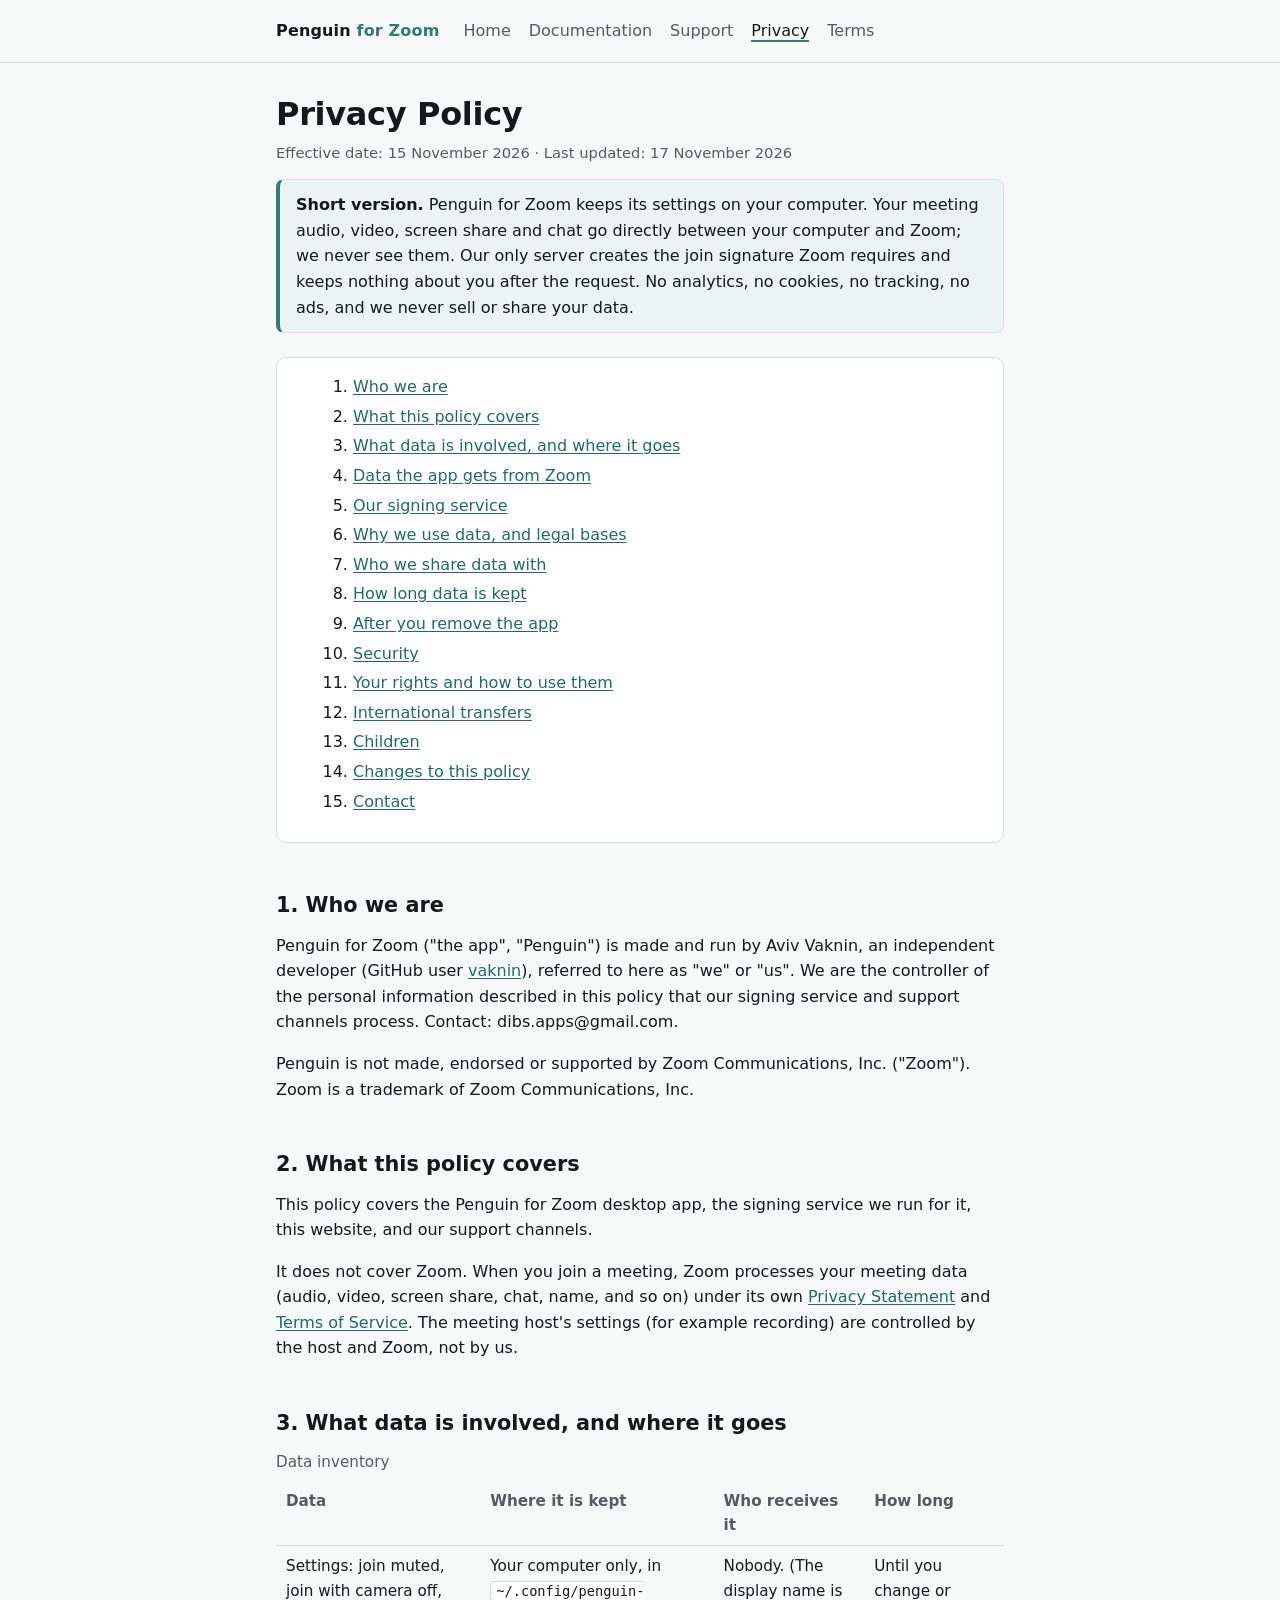
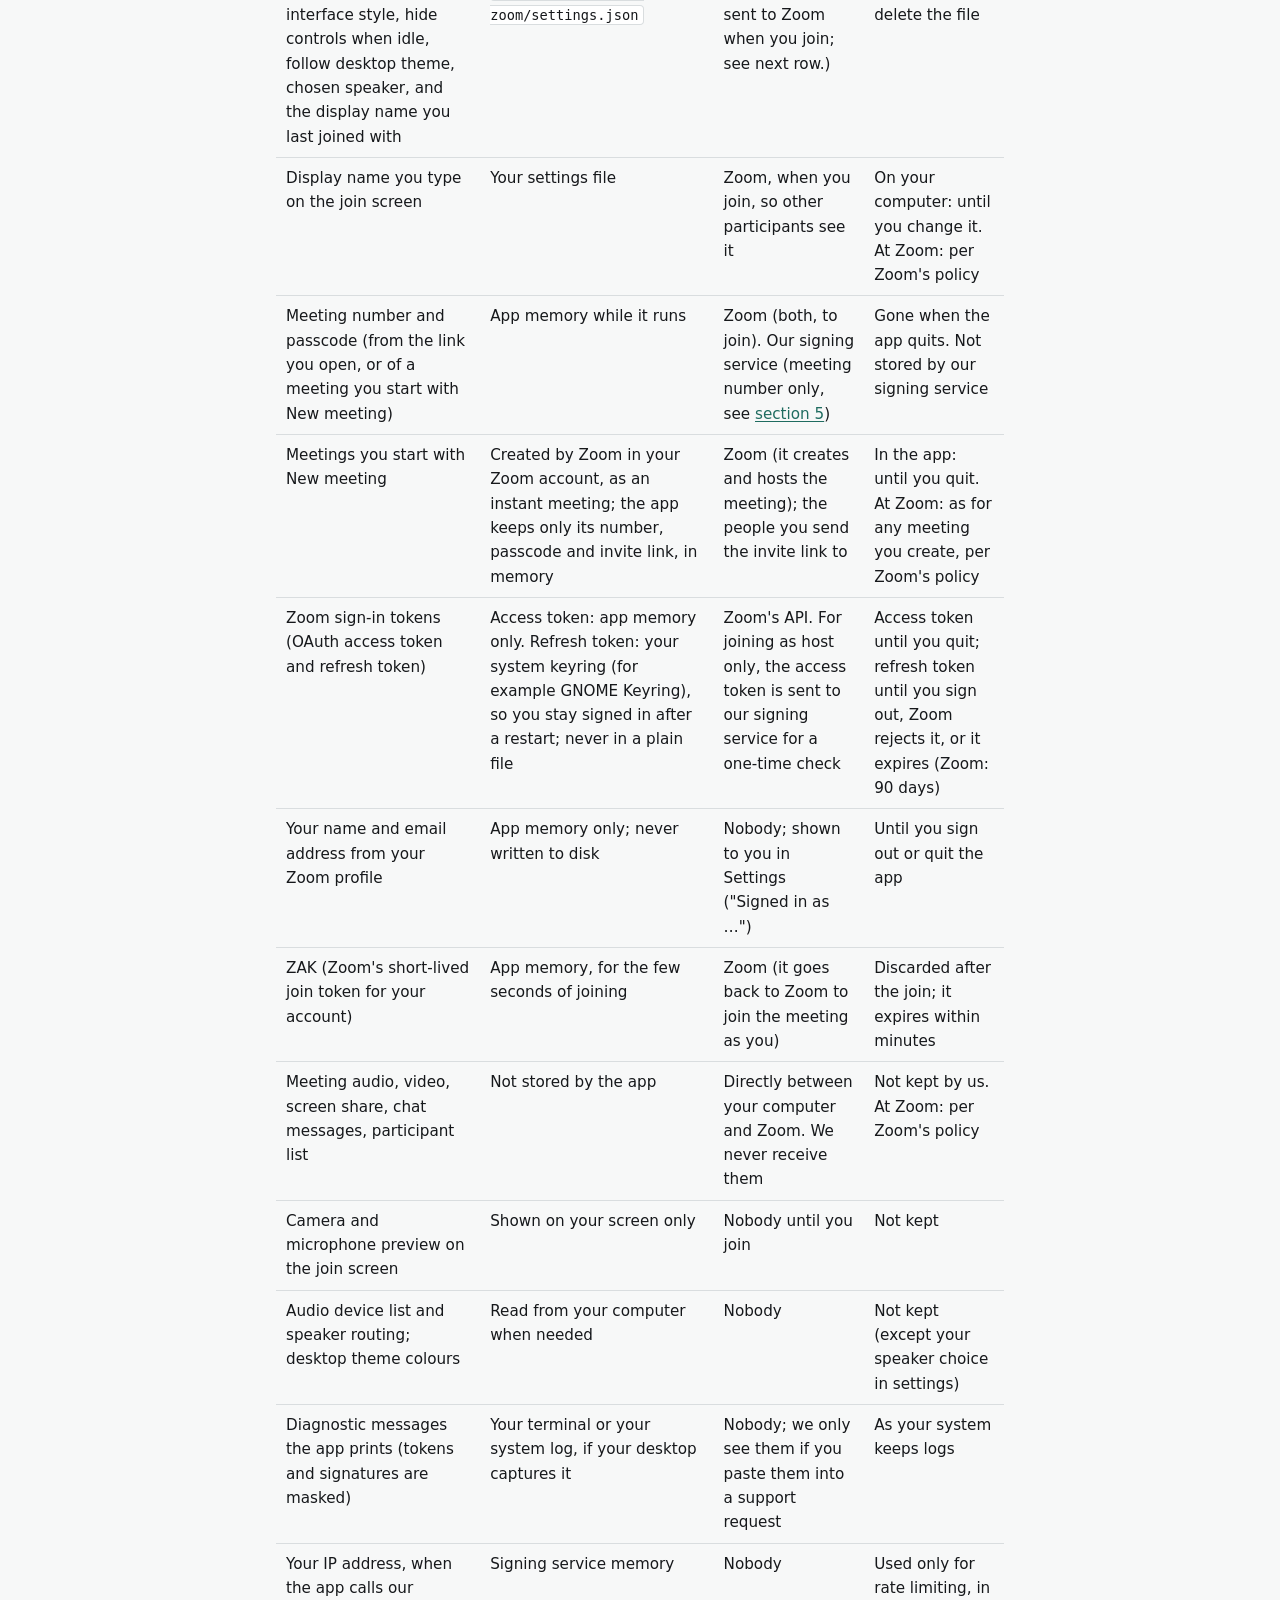
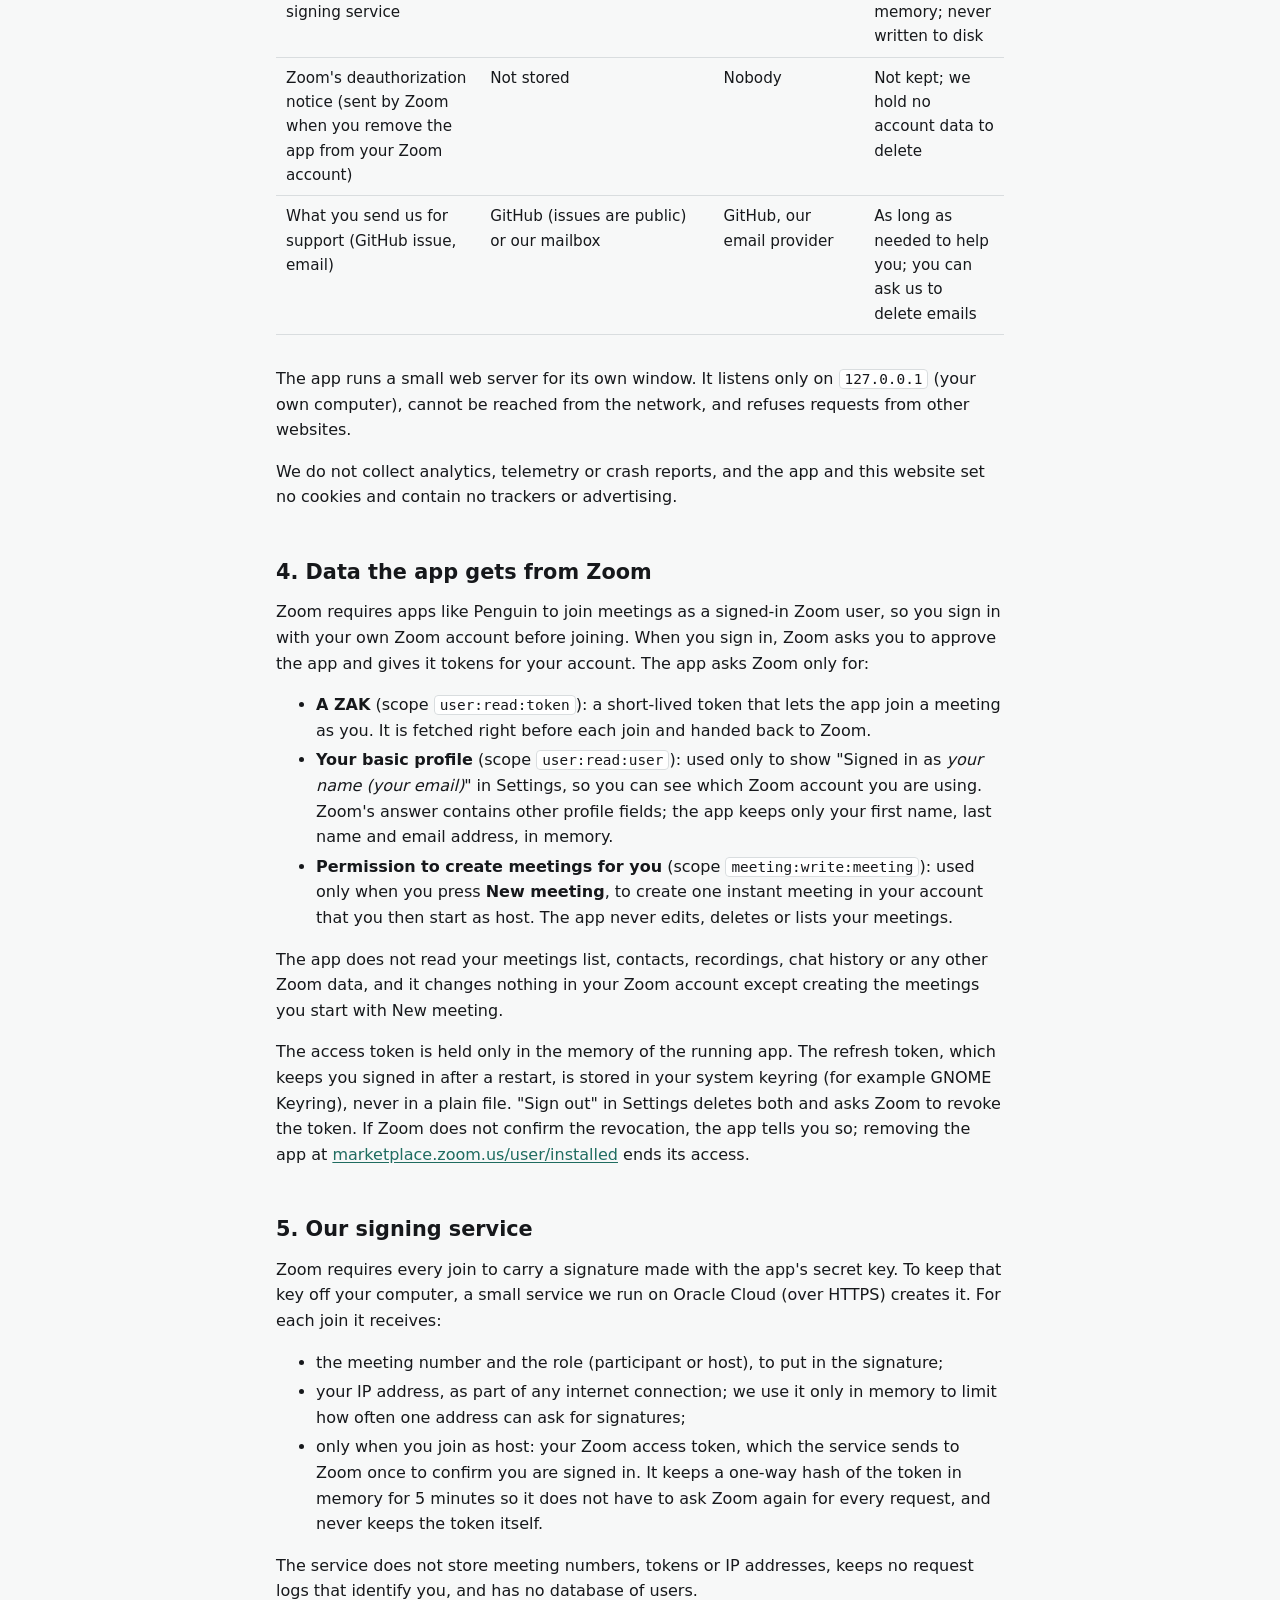
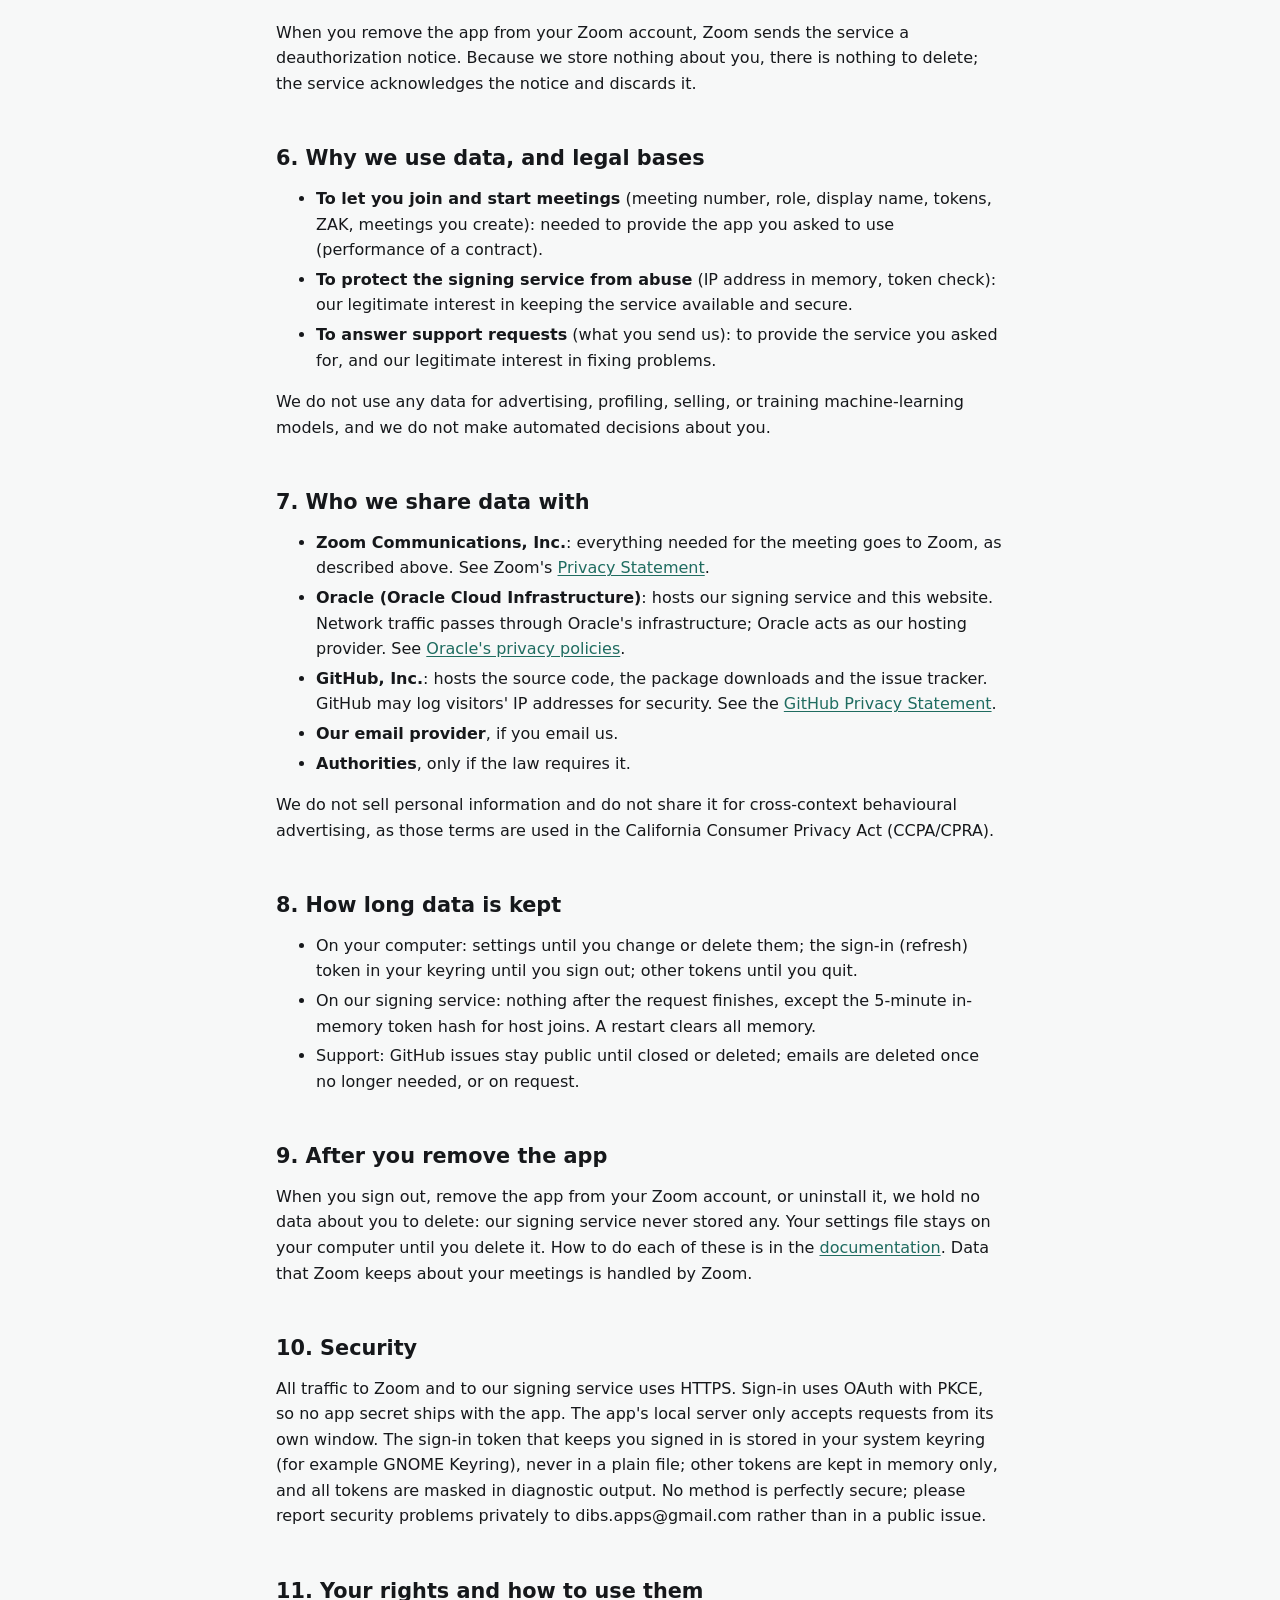
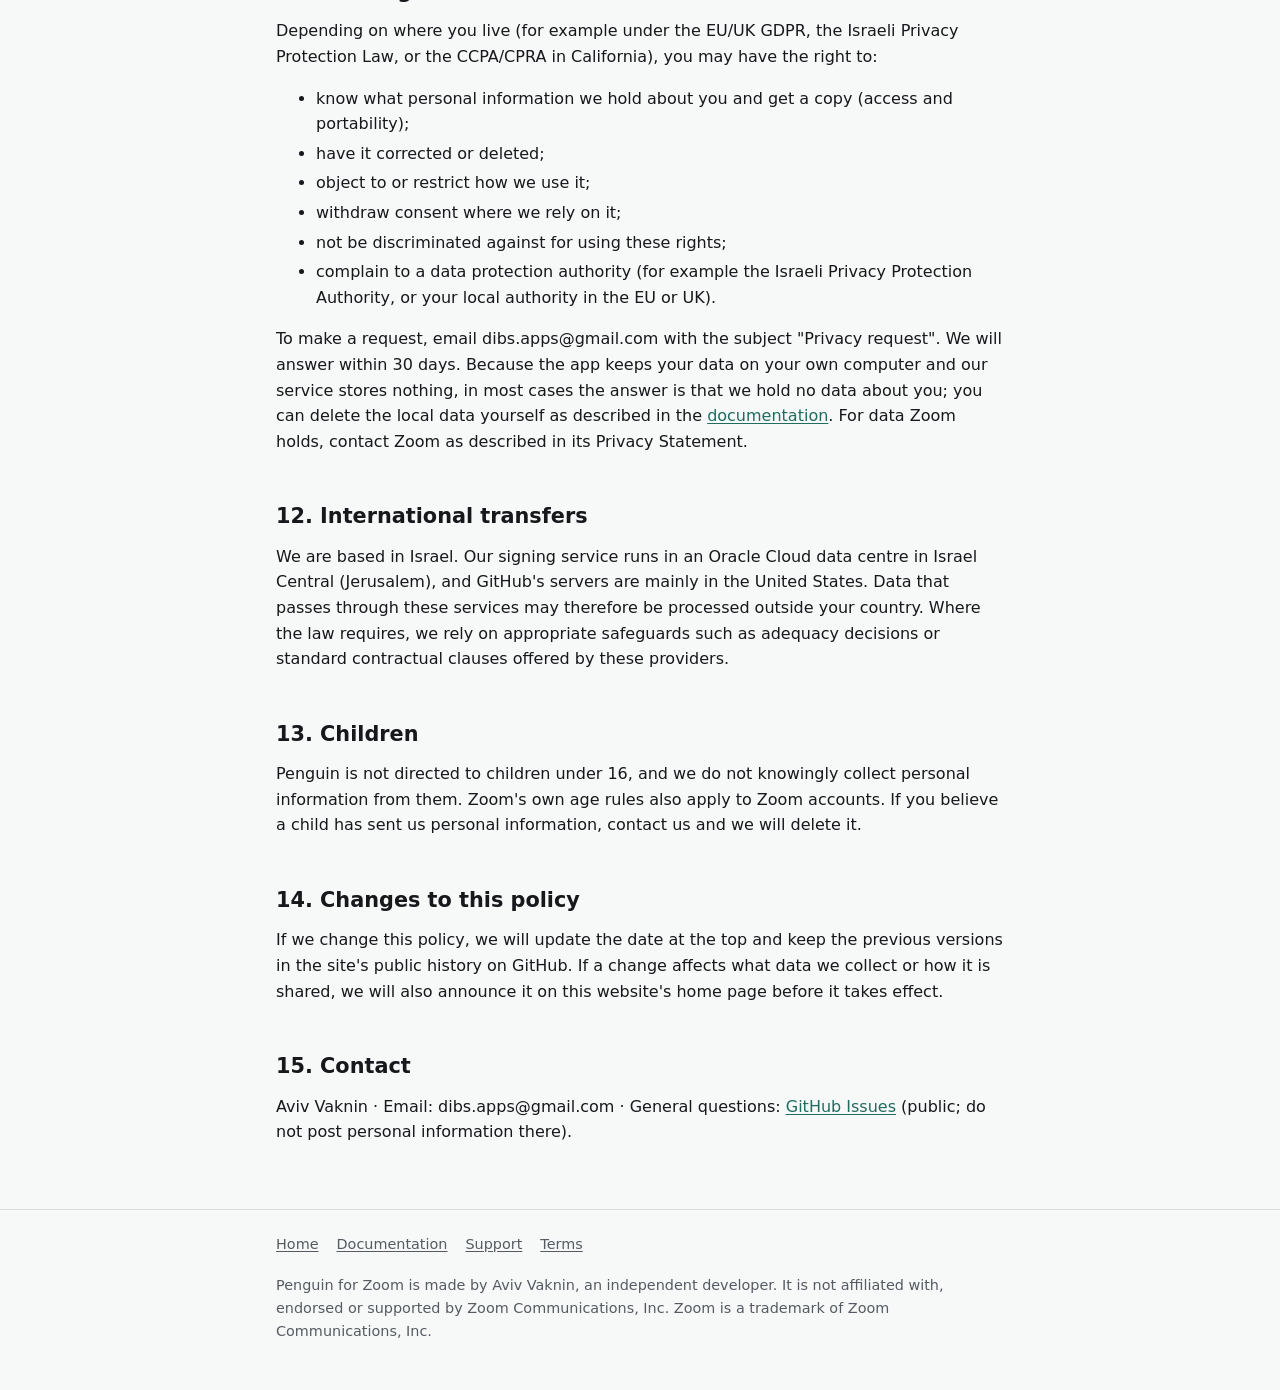
<file: site/privacy.html>
<!doctype html>
<html lang="en">
<head>
<meta charset="utf-8">
<meta name="viewport" content="width=device-width, initial-scale=1">
<title>Privacy Policy · Penguin for Zoom</title>
<meta name="description" content="How Penguin for Zoom collects, uses, shares and keeps personal information, and how to exercise your rights.">
<link rel="stylesheet" href="style.css">
</head>
<body>
<a class="skip" href="#main">Skip to content</a>
<header class="site">
  <div class="wrap">
    <a class="brand" href="./">Penguin <span>for Zoom</span></a>
    <nav class="site" aria-label="Site">
      <ul>
        <li><a href="./">Home</a></li>
        <li><a href="docs.html">Documentation</a></li>
        <li><a href="support.html">Support</a></li>
        <li><a href="privacy.html" aria-current="page">Privacy</a></li>
        <li><a href="terms.html">Terms</a></li>
      </ul>
    </nav>
  </div>
</header>

<main id="main">
  <div class="wrap">
    <h1>Privacy Policy</h1>
    <p class="meta">Effective date: 15 November 2026 · Last updated: 17 November 2026</p>

    <div class="notice" role="note">
      <p><strong>Short version.</strong> Penguin for Zoom keeps its settings on your computer. Your meeting audio, video, screen share and chat go directly between your computer and Zoom; we never see them. Our only server creates the join signature Zoom requires and keeps nothing about you after the request. No analytics, no cookies, no tracking, no ads, and we never sell or share your data.</p>
    </div>

    <nav class="toc" aria-label="On this page">
      <ol>
        <li><a href="#who">Who we are</a></li>
        <li><a href="#scope">What this policy covers</a></li>
        <li><a href="#inventory">What data is involved, and where it goes</a></li>
        <li><a href="#zoom">Data the app gets from Zoom</a></li>
        <li><a href="#signer">Our signing service</a></li>
        <li><a href="#purposes">Why we use data, and legal bases</a></li>
        <li><a href="#sharing">Who we share data with</a></li>
        <li><a href="#retention">How long data is kept</a></li>
        <li><a href="#removal">After you remove the app</a></li>
        <li><a href="#security">Security</a></li>
        <li><a href="#rights">Your rights and how to use them</a></li>
        <li><a href="#transfers">International transfers</a></li>
        <li><a href="#children">Children</a></li>
        <li><a href="#changes">Changes to this policy</a></li>
        <li><a href="#contact">Contact</a></li>
      </ol>
    </nav>

    <h2 id="who">1. Who we are</h2>
    <p>Penguin for Zoom ("the app", "Penguin") is made and run by Aviv Vaknin, an independent developer (GitHub user <a href="https://github.com/vaknin">vaknin</a>), referred to here as "we" or "us". We are the controller of the personal information described in this policy that our signing service and support channels process. Contact: dibs.apps@gmail.com.</p>
    <p>Penguin is not made, endorsed or supported by Zoom Communications, Inc. ("Zoom"). Zoom is a trademark of Zoom Communications, Inc.</p>

    <h2 id="scope">2. What this policy covers</h2>
    <p>This policy covers the Penguin for Zoom desktop app, the signing service we run for it, this website, and our support channels.</p>
    <p>It does not cover Zoom. When you join a meeting, Zoom processes your meeting data (audio, video, screen share, chat, name, and so on) under its own <a href="https://www.zoom.com/en/trust/privacy/privacy-statement/">Privacy Statement</a> and <a href="https://www.zoom.com/en/trust/terms/">Terms of Service</a>. The meeting host's settings (for example recording) are controlled by the host and Zoom, not by us.</p>

    <h2 id="inventory">3. What data is involved, and where it goes</h2>
    <div class="table-wrap">
    <table>
      <caption>Data inventory</caption>
      <thead>
        <tr><th scope="col">Data</th><th scope="col">Where it is kept</th><th scope="col">Who receives it</th><th scope="col">How long</th></tr>
      </thead>
      <tbody>
        <tr><td>Settings: join muted, join with camera off, interface style, hide controls when idle, follow desktop theme, chosen speaker, and the display name you last joined with</td><td>Your computer only, in <code>~/.config/penguin-zoom/settings.json</code></td><td>Nobody. (The display name is sent to Zoom when you join; see next row.)</td><td>Until you change or delete the file</td></tr>
        <tr><td>Display name you type on the join screen</td><td>Your settings file</td><td>Zoom, when you join, so other participants see it</td><td>On your computer: until you change it. At Zoom: per Zoom's policy</td></tr>
        <tr><td>Meeting number and passcode (from the link you open, or of a meeting you start with New meeting)</td><td>App memory while it runs</td><td>Zoom (both, to join). Our signing service (meeting number only, see <a href="#signer">section 5</a>)</td><td>Gone when the app quits. Not stored by our signing service</td></tr>
        <tr><td>Meetings you start with New meeting</td><td>Created by Zoom in your Zoom account, as an instant meeting; the app keeps only its number, passcode and invite link, in memory</td><td>Zoom (it creates and hosts the meeting); the people you send the invite link to</td><td>In the app: until you quit. At Zoom: as for any meeting you create, per Zoom's policy</td></tr>
        <tr><td>Zoom sign-in tokens (OAuth access token and refresh token)</td><td>Access token: app memory only. Refresh token: your system keyring (for example GNOME Keyring), so you stay signed in after a restart; never in a plain file</td><td>Zoom's API. For joining as host only, the access token is sent to our signing service for a one-time check</td><td>Access token until you quit; refresh token until you sign out, Zoom rejects it, or it expires (Zoom: 90 days)</td></tr>
        <tr><td>Your name and email address from your Zoom profile</td><td>App memory only; never written to disk</td><td>Nobody; shown to you in Settings ("Signed in as …")</td><td>Until you sign out or quit the app</td></tr>
        <tr><td>ZAK (Zoom's short-lived join token for your account)</td><td>App memory, for the few seconds of joining</td><td>Zoom (it goes back to Zoom to join the meeting as you)</td><td>Discarded after the join; it expires within minutes</td></tr>
        <tr><td>Meeting audio, video, screen share, chat messages, participant list</td><td>Not stored by the app</td><td>Directly between your computer and Zoom. We never receive them</td><td>Not kept by us. At Zoom: per Zoom's policy</td></tr>
        <tr><td>Camera and microphone preview on the join screen</td><td>Shown on your screen only</td><td>Nobody until you join</td><td>Not kept</td></tr>
        <tr><td>Audio device list and speaker routing; desktop theme colours</td><td>Read from your computer when needed</td><td>Nobody</td><td>Not kept (except your speaker choice in settings)</td></tr>
        <tr><td>Diagnostic messages the app prints (tokens and signatures are masked)</td><td>Your terminal or your system log, if your desktop captures it</td><td>Nobody; we only see them if you paste them into a support request</td><td>As your system keeps logs</td></tr>
        <tr><td>Your IP address, when the app calls our signing service</td><td>Signing service memory</td><td>Nobody</td><td>Used only for rate limiting, in memory; never written to disk</td></tr>
        <tr><td>Zoom's deauthorization notice (sent by Zoom when you remove the app from your Zoom account)</td><td>Not stored</td><td>Nobody</td><td>Not kept; we hold no account data to delete</td></tr>
        <tr><td>What you send us for support (GitHub issue, email)</td><td>GitHub (issues are public) or our mailbox</td><td>GitHub, our email provider</td><td>As long as needed to help you; you can ask us to delete emails</td></tr>
      </tbody>
    </table>
    </div>
    <p>The app runs a small web server for its own window. It listens only on <code>127.0.0.1</code> (your own computer), cannot be reached from the network, and refuses requests from other websites.</p>
    <p>We do not collect analytics, telemetry or crash reports, and the app and this website set no cookies and contain no trackers or advertising.</p>

    <h2 id="zoom">4. Data the app gets from Zoom</h2>
    <p>Zoom requires apps like Penguin to join meetings as a signed-in Zoom user, so you sign in with your own Zoom account before joining. When you sign in, Zoom asks you to approve the app and gives it tokens for your account. The app asks Zoom only for:</p>
    <ul>
      <li><strong>A ZAK</strong> (scope <code>user:read:token</code>): a short-lived token that lets the app join a meeting as you. It is fetched right before each join and handed back to Zoom.</li>
      <li><strong>Your basic profile</strong> (scope <code>user:read:user</code>): used only to show "Signed in as <em>your name (your email)</em>" in Settings, so you can see which Zoom account you are using. Zoom's answer contains other profile fields; the app keeps only your first name, last name and email address, in memory.</li>
      <li><strong>Permission to create meetings for you</strong> (scope <code>meeting:write:meeting</code>): used only when you press <strong>New meeting</strong>, to create one instant meeting in your account that you then start as host. The app never edits, deletes or lists your meetings.</li>
    </ul>
    <p>The app does not read your meetings list, contacts, recordings, chat history or any other Zoom data, and it changes nothing in your Zoom account except creating the meetings you start with New meeting.</p>
    <p>The access token is held only in the memory of the running app. The refresh token, which keeps you signed in after a restart, is stored in your system keyring (for example GNOME Keyring), never in a plain file. "Sign out" in Settings deletes both and asks Zoom to revoke the token. If Zoom does not confirm the revocation, the app tells you so; removing the app at <a href="https://marketplace.zoom.us/user/installed">marketplace.zoom.us/user/installed</a> ends its access.</p>

    <h2 id="signer">5. Our signing service</h2>
    <p>Zoom requires every join to carry a signature made with the app's secret key. To keep that key off your computer, a small service we run on Oracle Cloud (over HTTPS) creates it. For each join it receives:</p>
    <ul>
      <li>the meeting number and the role (participant or host), to put in the signature;</li>
      <li>your IP address, as part of any internet connection; we use it only in memory to limit how often one address can ask for signatures;</li>
      <li>only when you join as host: your Zoom access token, which the service sends to Zoom once to confirm you are signed in. It keeps a one-way hash of the token in memory for 5 minutes so it does not have to ask Zoom again for every request, and never keeps the token itself.</li>
    </ul>
    <p>The service does not store meeting numbers, tokens or IP addresses, keeps no request logs that identify you, and has no database of users.</p>
    <p>When you remove the app from your Zoom account, Zoom sends the service a deauthorization notice. Because we store nothing about you, there is nothing to delete; the service acknowledges the notice and discards it.</p>

    <h2 id="purposes">6. Why we use data, and legal bases</h2>
    <ul>
      <li><strong>To let you join and start meetings</strong> (meeting number, role, display name, tokens, ZAK, meetings you create): needed to provide the app you asked to use (performance of a contract).</li>
      <li><strong>To protect the signing service from abuse</strong> (IP address in memory, token check): our legitimate interest in keeping the service available and secure.</li>
      <li><strong>To answer support requests</strong> (what you send us): to provide the service you asked for, and our legitimate interest in fixing problems.</li>
    </ul>
    <p>We do not use any data for advertising, profiling, selling, or training machine-learning models, and we do not make automated decisions about you.</p>

    <h2 id="sharing">7. Who we share data with</h2>
    <ul>
      <li><strong>Zoom Communications, Inc.</strong>: everything needed for the meeting goes to Zoom, as described above. See Zoom's <a href="https://www.zoom.com/en/trust/privacy/privacy-statement/">Privacy Statement</a>.</li>
      <li><strong>Oracle (Oracle Cloud Infrastructure)</strong>: hosts our signing service and this website. Network traffic passes through Oracle's infrastructure; Oracle acts as our hosting provider. See <a href="https://www.oracle.com/legal/privacy/">Oracle's privacy policies</a>.</li>
      <li><strong>GitHub, Inc.</strong>: hosts the source code, the package downloads and the issue tracker. GitHub may log visitors' IP addresses for security. See the <a href="https://docs.github.com/en/site-policy/privacy-policies/github-general-privacy-statement">GitHub Privacy Statement</a>.</li>
      <li><strong>Our email provider</strong>, if you email us.</li>
      <li><strong>Authorities</strong>, only if the law requires it.</li>
    </ul>
    <p>We do not sell personal information and do not share it for cross-context behavioural advertising, as those terms are used in the California Consumer Privacy Act (CCPA/CPRA).</p>

    <h2 id="retention">8. How long data is kept</h2>
    <ul>
      <li>On your computer: settings until you change or delete them; the sign-in (refresh) token in your keyring until you sign out; other tokens until you quit.</li>
      <li>On our signing service: nothing after the request finishes, except the 5-minute in-memory token hash for host joins. A restart clears all memory.</li>
      <li>Support: GitHub issues stay public until closed or deleted; emails are deleted once no longer needed, or on request.</li>
    </ul>

    <h2 id="removal">9. After you remove the app</h2>
    <p>When you sign out, remove the app from your Zoom account, or uninstall it, we hold no data about you to delete: our signing service never stored any. Your settings file stays on your computer until you delete it. How to do each of these is in the <a href="docs.html#remove">documentation</a>. Data that Zoom keeps about your meetings is handled by Zoom.</p>

    <h2 id="security">10. Security</h2>
    <p>All traffic to Zoom and to our signing service uses HTTPS. Sign-in uses OAuth with PKCE, so no app secret ships with the app. The app's local server only accepts requests from its own window. The sign-in token that keeps you signed in is stored in your system keyring (for example GNOME Keyring), never in a plain file; other tokens are kept in memory only, and all tokens are masked in diagnostic output. No method is perfectly secure; please report security problems privately to dibs.apps@gmail.com rather than in a public issue.</p>

    <h2 id="rights">11. Your rights and how to use them</h2>
    <p>Depending on where you live (for example under the EU/UK GDPR, the Israeli Privacy Protection Law, or the CCPA/CPRA in California), you may have the right to:</p>
    <ul>
      <li>know what personal information we hold about you and get a copy (access and portability);</li>
      <li>have it corrected or deleted;</li>
      <li>object to or restrict how we use it;</li>
      <li>withdraw consent where we rely on it;</li>
      <li>not be discriminated against for using these rights;</li>
      <li>complain to a data protection authority (for example the Israeli Privacy Protection Authority, or your local authority in the EU or UK).</li>
    </ul>
    <p>To make a request, email dibs.apps@gmail.com with the subject "Privacy request". We will answer within 30 days. Because the app keeps your data on your own computer and our service stores nothing, in most cases the answer is that we hold no data about you; you can delete the local data yourself as described in the <a href="docs.html#remove">documentation</a>. For data Zoom holds, contact Zoom as described in its Privacy Statement.</p>

    <h2 id="transfers">12. International transfers</h2>
    <p>We are based in Israel. Our signing service runs in an Oracle Cloud data centre in Israel Central (Jerusalem), and GitHub's servers are mainly in the United States. Data that passes through these services may therefore be processed outside your country. Where the law requires, we rely on appropriate safeguards such as adequacy decisions or standard contractual clauses offered by these providers.</p>

    <h2 id="children">13. Children</h2>
    <p>Penguin is not directed to children under 16, and we do not knowingly collect personal information from them. Zoom's own age rules also apply to Zoom accounts. If you believe a child has sent us personal information, contact us and we will delete it.</p>

    <h2 id="changes">14. Changes to this policy</h2>
    <p>If we change this policy, we will update the date at the top and keep the previous versions in the site's public history on GitHub. If a change affects what data we collect or how it is shared, we will also announce it on this website's home page before it takes effect.</p>

    <h2 id="contact">15. Contact</h2>
    <p>Aviv Vaknin · Email: dibs.apps@gmail.com · General questions: <a href="https://github.com/vaknin/penguin-zoom/issues">GitHub Issues</a> (public; do not post personal information there).</p>
  </div>
</main>

<footer class="site">
  <div class="wrap">
    <ul>
      <li><a href="./">Home</a></li>
      <li><a href="docs.html">Documentation</a></li>
      <li><a href="support.html">Support</a></li>
      <li><a href="terms.html">Terms</a></li>
    </ul>
    <p>Penguin for Zoom is made by Aviv Vaknin, an independent developer. It is not affiliated with, endorsed or supported by Zoom Communications, Inc. Zoom is a trademark of Zoom Communications, Inc.</p>
  </div>
</footer>
</body>
</html>
</file>
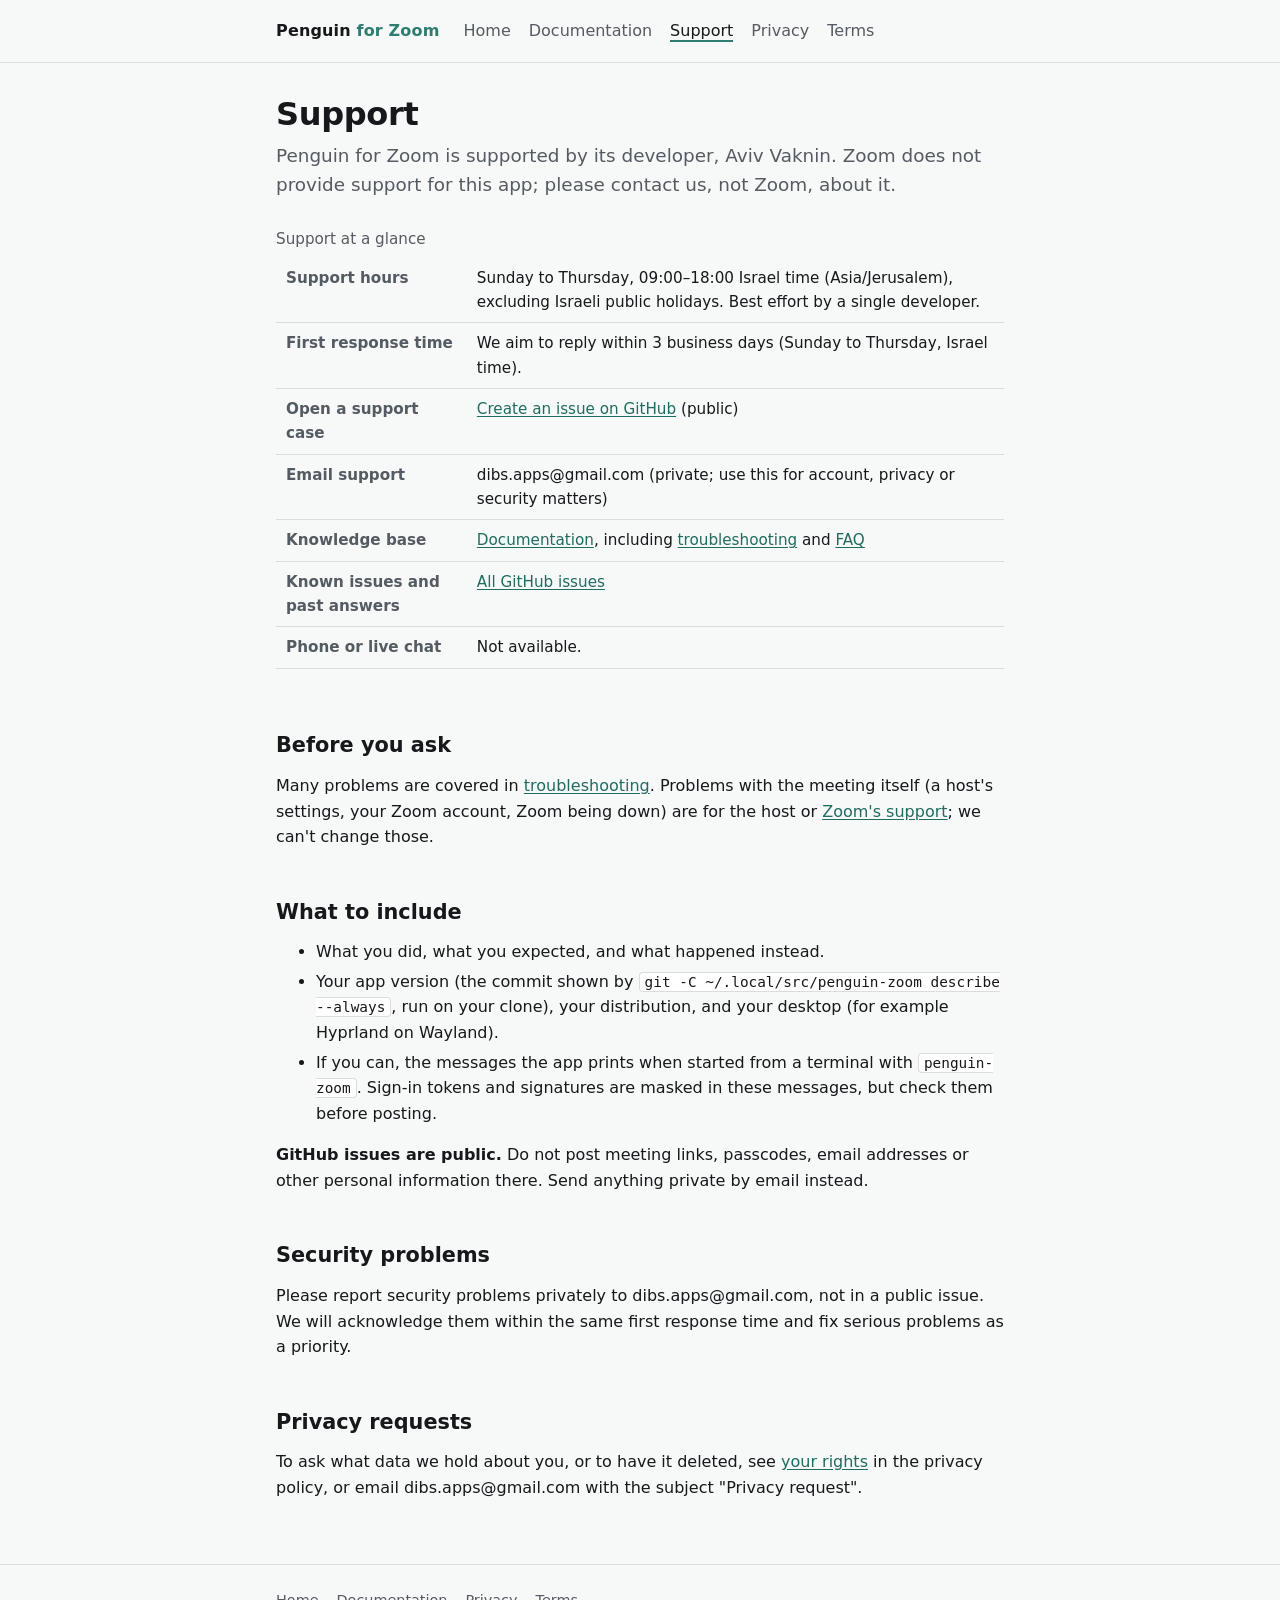
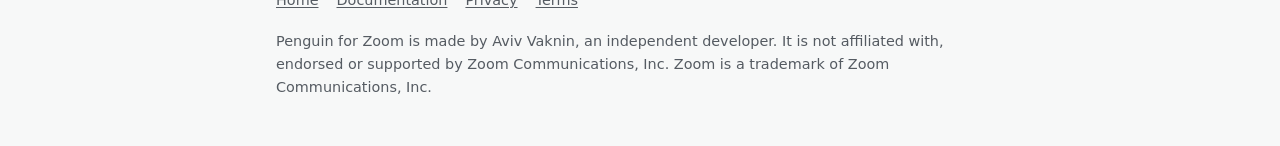
<file: site/support.html>
<!doctype html>
<html lang="en">
<head>
<meta charset="utf-8">
<meta name="viewport" content="width=device-width, initial-scale=1">
<title>Support · Penguin for Zoom</title>
<meta name="description" content="How to get help with Penguin for Zoom: support hours, first response time and contact channels.">
<link rel="stylesheet" href="style.css">
</head>
<body>
<a class="skip" href="#main">Skip to content</a>
<header class="site">
  <div class="wrap">
    <a class="brand" href="./">Penguin <span>for Zoom</span></a>
    <nav class="site" aria-label="Site">
      <ul>
        <li><a href="./">Home</a></li>
        <li><a href="docs.html">Documentation</a></li>
        <li><a href="support.html" aria-current="page">Support</a></li>
        <li><a href="privacy.html">Privacy</a></li>
        <li><a href="terms.html">Terms</a></li>
      </ul>
    </nav>
  </div>
</header>

<main id="main">
  <div class="wrap">
    <h1>Support</h1>
    <p class="lead">Penguin for Zoom is supported by its developer, Aviv Vaknin. Zoom does not provide support for this app; please contact us, not Zoom, about it.</p>

    <div class="table-wrap">
    <table>
      <caption>Support at a glance</caption>
      <tbody>
        <tr><th scope="row">Support hours</th><td>Sunday to Thursday, 09:00–18:00 Israel time (Asia/Jerusalem), excluding Israeli public holidays. Best effort by a single developer.</td></tr>
        <tr><th scope="row">First response time</th><td>We aim to reply within 3 business days (Sunday to Thursday, Israel time).</td></tr>
        <tr><th scope="row">Open a support case</th><td><a href="https://github.com/vaknin/penguin-zoom/issues/new">Create an issue on GitHub</a> (public)</td></tr>
        <tr><th scope="row">Email support</th><td>dibs.apps@gmail.com (private; use this for account, privacy or security matters)</td></tr>
        <tr><th scope="row">Knowledge base</th><td><a href="docs.html">Documentation</a>, including <a href="docs.html#troubleshooting">troubleshooting</a> and <a href="docs.html#faq">FAQ</a></td></tr>
        <tr><th scope="row">Known issues and past answers</th><td><a href="https://github.com/vaknin/penguin-zoom/issues?q=is%3Aissue">All GitHub issues</a></td></tr>
        <tr><th scope="row">Phone or live chat</th><td>Not available.</td></tr>
      </tbody>
    </table>
    </div>

    <h2>Before you ask</h2>
    <p>Many problems are covered in <a href="docs.html#troubleshooting">troubleshooting</a>. Problems with the meeting itself (a host's settings, your Zoom account, Zoom being down) are for the host or <a href="https://support.zoom.com/">Zoom's support</a>; we can't change those.</p>

    <h2>What to include</h2>
    <ul>
      <li>What you did, what you expected, and what happened instead.</li>
      <li>Your app version (the commit shown by <code>git -C ~/.local/src/penguin-zoom describe --always</code>, run on your clone), your distribution, and your desktop (for example Hyprland on Wayland).</li>
      <li>If you can, the messages the app prints when started from a terminal with <code>penguin-zoom</code>. Sign-in tokens and signatures are masked in these messages, but check them before posting.</li>
    </ul>
    <p><strong>GitHub issues are public.</strong> Do not post meeting links, passcodes, email addresses or other personal information there. Send anything private by email instead.</p>

    <h2>Security problems</h2>
    <p>Please report security problems privately to dibs.apps@gmail.com, not in a public issue. We will acknowledge them within the same first response time and fix serious problems as a priority.</p>

    <h2>Privacy requests</h2>
    <p>To ask what data we hold about you, or to have it deleted, see <a href="privacy.html#rights">your rights</a> in the privacy policy, or email dibs.apps@gmail.com with the subject "Privacy request".</p>
  </div>
</main>

<footer class="site">
  <div class="wrap">
    <ul>
      <li><a href="./">Home</a></li>
      <li><a href="docs.html">Documentation</a></li>
      <li><a href="privacy.html">Privacy</a></li>
      <li><a href="terms.html">Terms</a></li>
    </ul>
    <p>Penguin for Zoom is made by Aviv Vaknin, an independent developer. It is not affiliated with, endorsed or supported by Zoom Communications, Inc. Zoom is a trademark of Zoom Communications, Inc.</p>
  </div>
</footer>
</body>
</html>
</file>
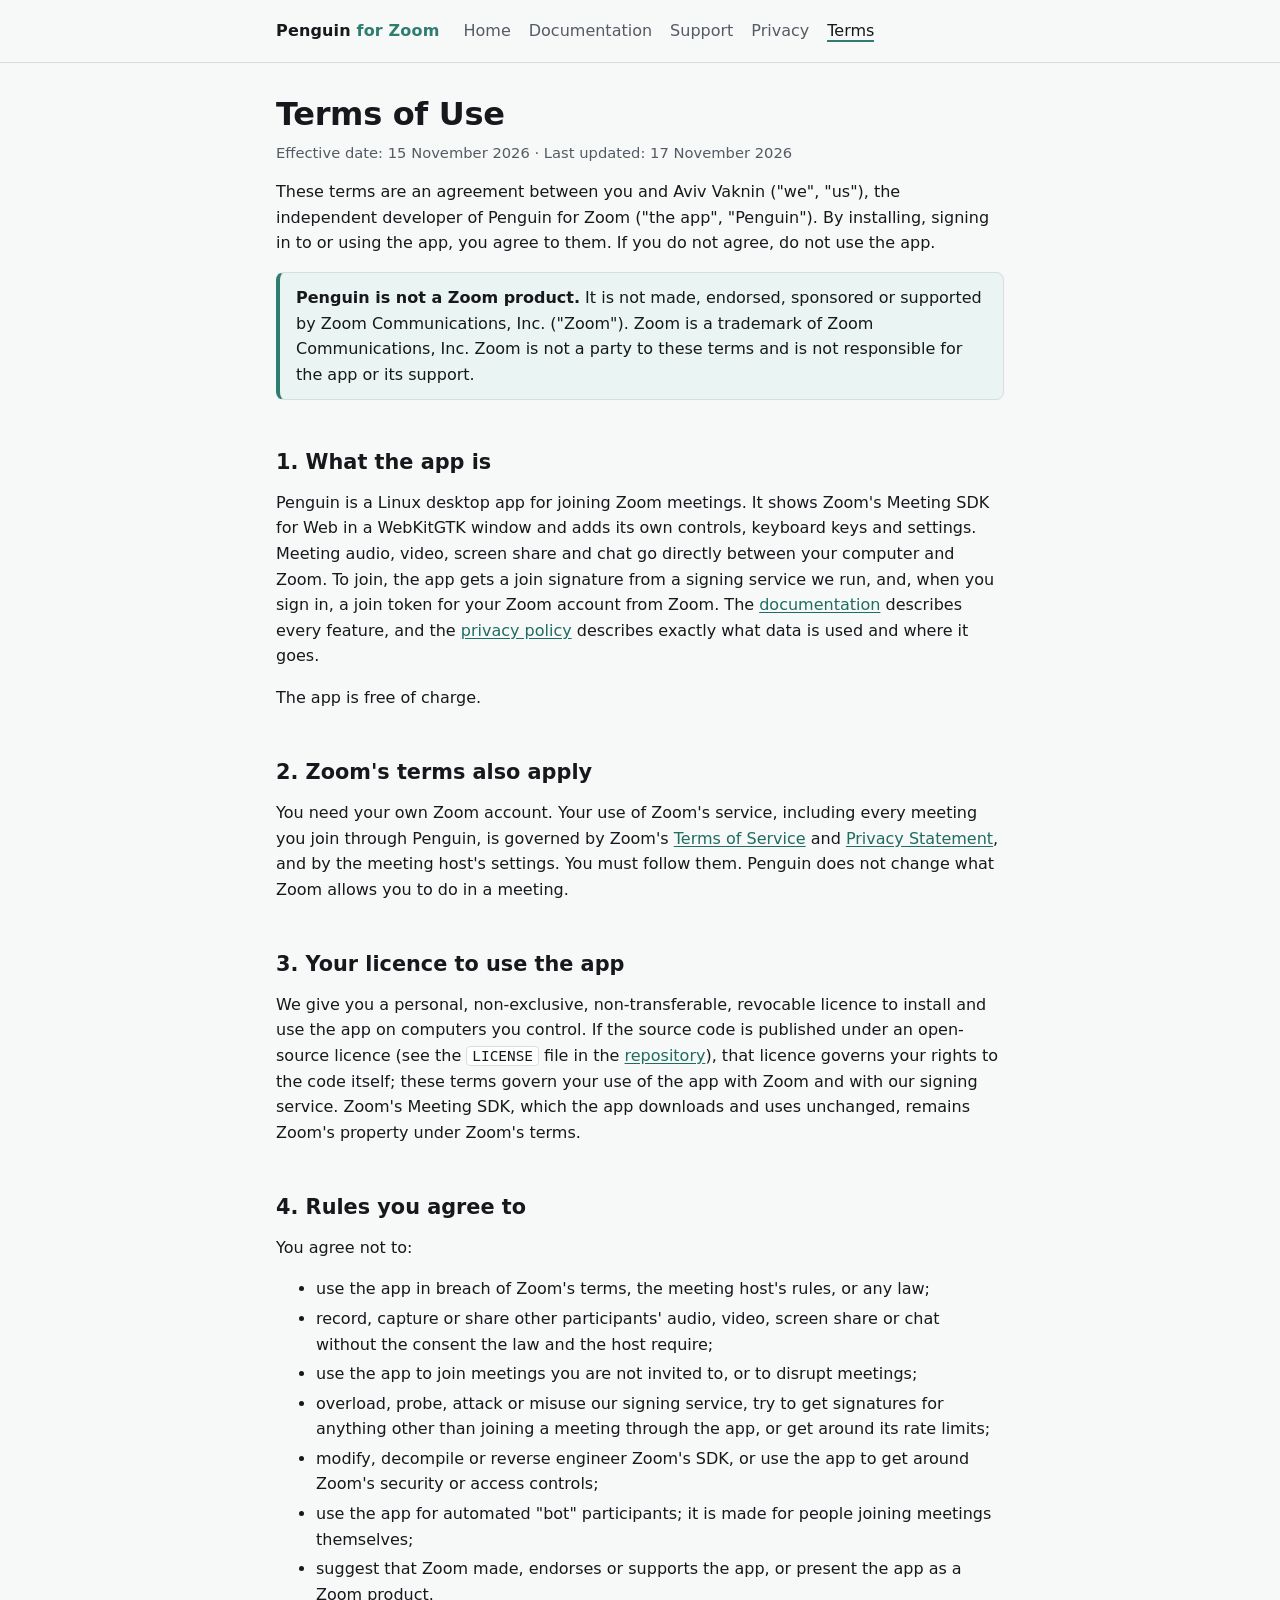
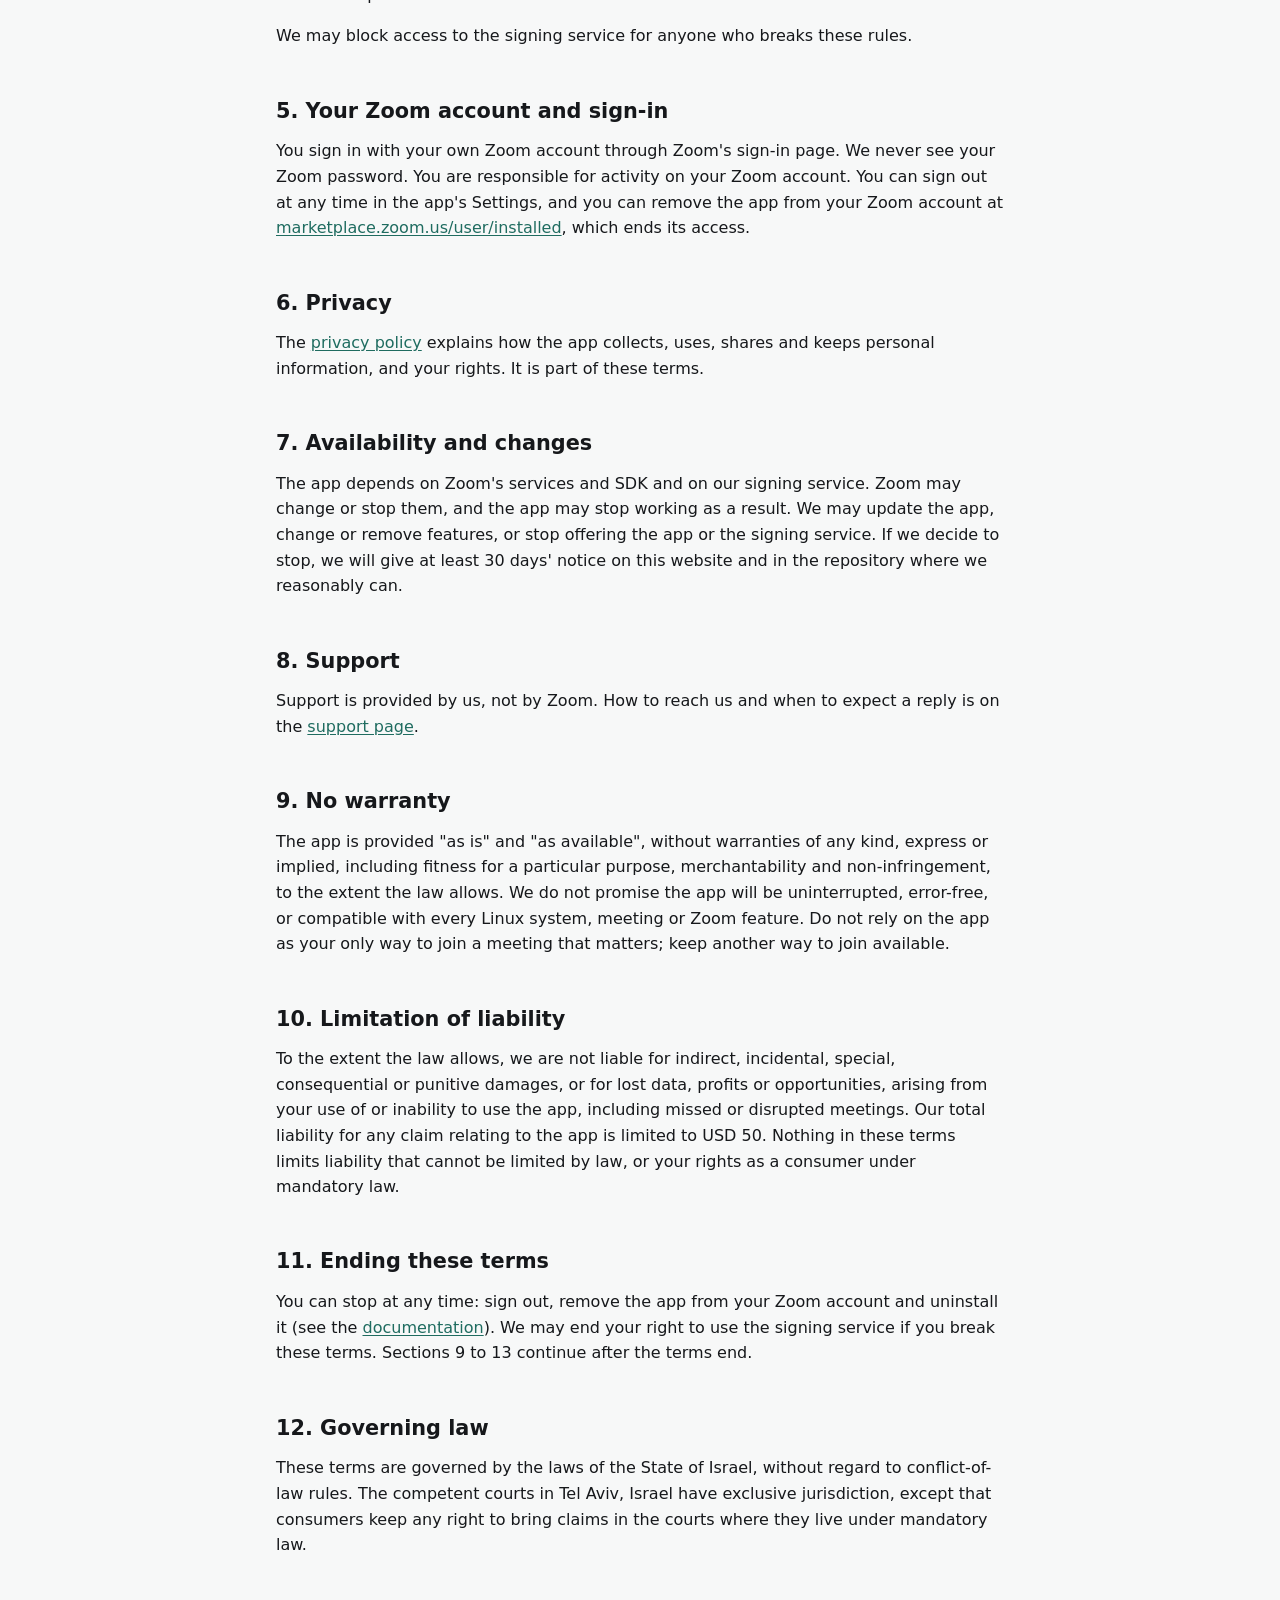
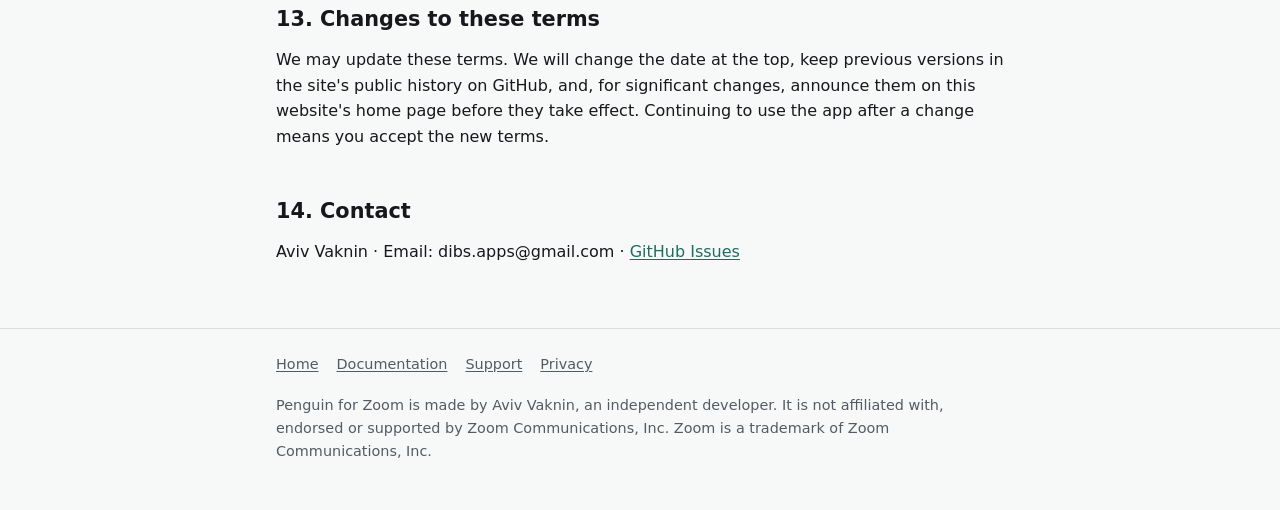
<file: site/terms.html>
<!doctype html>
<html lang="en">
<head>
<meta charset="utf-8">
<meta name="viewport" content="width=device-width, initial-scale=1">
<title>Terms of Use · Penguin for Zoom</title>
<meta name="description" content="The terms that apply when you use Penguin for Zoom.">
<link rel="stylesheet" href="style.css">
</head>
<body>
<a class="skip" href="#main">Skip to content</a>
<header class="site">
  <div class="wrap">
    <a class="brand" href="./">Penguin <span>for Zoom</span></a>
    <nav class="site" aria-label="Site">
      <ul>
        <li><a href="./">Home</a></li>
        <li><a href="docs.html">Documentation</a></li>
        <li><a href="support.html">Support</a></li>
        <li><a href="privacy.html">Privacy</a></li>
        <li><a href="terms.html" aria-current="page">Terms</a></li>
      </ul>
    </nav>
  </div>
</header>

<main id="main">
  <div class="wrap">
    <h1>Terms of Use</h1>
    <p class="meta">Effective date: 15 November 2026 · Last updated: 17 November 2026</p>

    <p>These terms are an agreement between you and Aviv Vaknin ("we", "us"), the independent developer of Penguin for Zoom ("the app", "Penguin"). By installing, signing in to or using the app, you agree to them. If you do not agree, do not use the app.</p>

    <div class="notice" role="note">
      <p><strong>Penguin is not a Zoom product.</strong> It is not made, endorsed, sponsored or supported by Zoom Communications, Inc. ("Zoom"). Zoom is a trademark of Zoom Communications, Inc. Zoom is not a party to these terms and is not responsible for the app or its support.</p>
    </div>

    <h2 id="what">1. What the app is</h2>
    <p>Penguin is a Linux desktop app for joining Zoom meetings. It shows Zoom's Meeting SDK for Web in a WebKitGTK window and adds its own controls, keyboard keys and settings. Meeting audio, video, screen share and chat go directly between your computer and Zoom. To join, the app gets a join signature from a signing service we run, and, when you sign in, a join token for your Zoom account from Zoom. The <a href="docs.html">documentation</a> describes every feature, and the <a href="privacy.html">privacy policy</a> describes exactly what data is used and where it goes.</p>
    <p>The app is free of charge.</p>

    <h2 id="zoom">2. Zoom's terms also apply</h2>
    <p>You need your own Zoom account. Your use of Zoom's service, including every meeting you join through Penguin, is governed by Zoom's <a href="https://www.zoom.com/en/trust/terms/">Terms of Service</a> and <a href="https://www.zoom.com/en/trust/privacy/privacy-statement/">Privacy Statement</a>, and by the meeting host's settings. You must follow them. Penguin does not change what Zoom allows you to do in a meeting.</p>

    <h2 id="license">3. Your licence to use the app</h2>
    <p>We give you a personal, non-exclusive, non-transferable, revocable licence to install and use the app on computers you control. If the source code is published under an open-source licence (see the <code>LICENSE</code> file in the <a href="https://github.com/vaknin/penguin-zoom">repository</a>), that licence governs your rights to the code itself; these terms govern your use of the app with Zoom and with our signing service. Zoom's Meeting SDK, which the app downloads and uses unchanged, remains Zoom's property under Zoom's terms.</p>

    <h2 id="rules">4. Rules you agree to</h2>
    <p>You agree not to:</p>
    <ul>
      <li>use the app in breach of Zoom's terms, the meeting host's rules, or any law;</li>
      <li>record, capture or share other participants' audio, video, screen share or chat without the consent the law and the host require;</li>
      <li>use the app to join meetings you are not invited to, or to disrupt meetings;</li>
      <li>overload, probe, attack or misuse our signing service, try to get signatures for anything other than joining a meeting through the app, or get around its rate limits;</li>
      <li>modify, decompile or reverse engineer Zoom's SDK, or use the app to get around Zoom's security or access controls;</li>
      <li>use the app for automated "bot" participants; it is made for people joining meetings themselves;</li>
      <li>suggest that Zoom made, endorses or supports the app, or present the app as a Zoom product.</li>
    </ul>
    <p>We may block access to the signing service for anyone who breaks these rules.</p>

    <h2 id="account">5. Your Zoom account and sign-in</h2>
    <p>You sign in with your own Zoom account through Zoom's sign-in page. We never see your Zoom password. You are responsible for activity on your Zoom account. You can sign out at any time in the app's Settings, and you can remove the app from your Zoom account at <a href="https://marketplace.zoom.us/user/installed">marketplace.zoom.us/user/installed</a>, which ends its access.</p>

    <h2 id="privacy">6. Privacy</h2>
    <p>The <a href="privacy.html">privacy policy</a> explains how the app collects, uses, shares and keeps personal information, and your rights. It is part of these terms.</p>

    <h2 id="availability">7. Availability and changes</h2>
    <p>The app depends on Zoom's services and SDK and on our signing service. Zoom may change or stop them, and the app may stop working as a result. We may update the app, change or remove features, or stop offering the app or the signing service. If we decide to stop, we will give at least 30 days' notice on this website and in the repository where we reasonably can.</p>

    <h2 id="support">8. Support</h2>
    <p>Support is provided by us, not by Zoom. How to reach us and when to expect a reply is on the <a href="support.html">support page</a>.</p>

    <h2 id="warranty">9. No warranty</h2>
    <p>The app is provided "as is" and "as available", without warranties of any kind, express or implied, including fitness for a particular purpose, merchantability and non-infringement, to the extent the law allows. We do not promise the app will be uninterrupted, error-free, or compatible with every Linux system, meeting or Zoom feature. Do not rely on the app as your only way to join a meeting that matters; keep another way to join available.</p>

    <h2 id="liability">10. Limitation of liability</h2>
    <p>To the extent the law allows, we are not liable for indirect, incidental, special, consequential or punitive damages, or for lost data, profits or opportunities, arising from your use of or inability to use the app, including missed or disrupted meetings. Our total liability for any claim relating to the app is limited to USD 50. Nothing in these terms limits liability that cannot be limited by law, or your rights as a consumer under mandatory law.</p>

    <h2 id="end">11. Ending these terms</h2>
    <p>You can stop at any time: sign out, remove the app from your Zoom account and uninstall it (see the <a href="docs.html#remove">documentation</a>). We may end your right to use the signing service if you break these terms. Sections 9 to 13 continue after the terms end.</p>

    <h2 id="law">12. Governing law</h2>
    <p>These terms are governed by the laws of the State of Israel, without regard to conflict-of-law rules. The competent courts in Tel Aviv, Israel have exclusive jurisdiction, except that consumers keep any right to bring claims in the courts where they live under mandatory law.</p>

    <h2 id="changes">13. Changes to these terms</h2>
    <p>We may update these terms. We will change the date at the top, keep previous versions in the site's public history on GitHub, and, for significant changes, announce them on this website's home page before they take effect. Continuing to use the app after a change means you accept the new terms.</p>

    <h2 id="contact">14. Contact</h2>
    <p>Aviv Vaknin · Email: dibs.apps@gmail.com · <a href="https://github.com/vaknin/penguin-zoom/issues">GitHub Issues</a></p>
  </div>
</main>

<footer class="site">
  <div class="wrap">
    <ul>
      <li><a href="./">Home</a></li>
      <li><a href="docs.html">Documentation</a></li>
      <li><a href="support.html">Support</a></li>
      <li><a href="privacy.html">Privacy</a></li>
    </ul>
    <p>Penguin for Zoom is made by Aviv Vaknin, an independent developer. It is not affiliated with, endorsed or supported by Zoom Communications, Inc. Zoom is a trademark of Zoom Communications, Inc.</p>
  </div>
</footer>
</body>
</html>
</file>
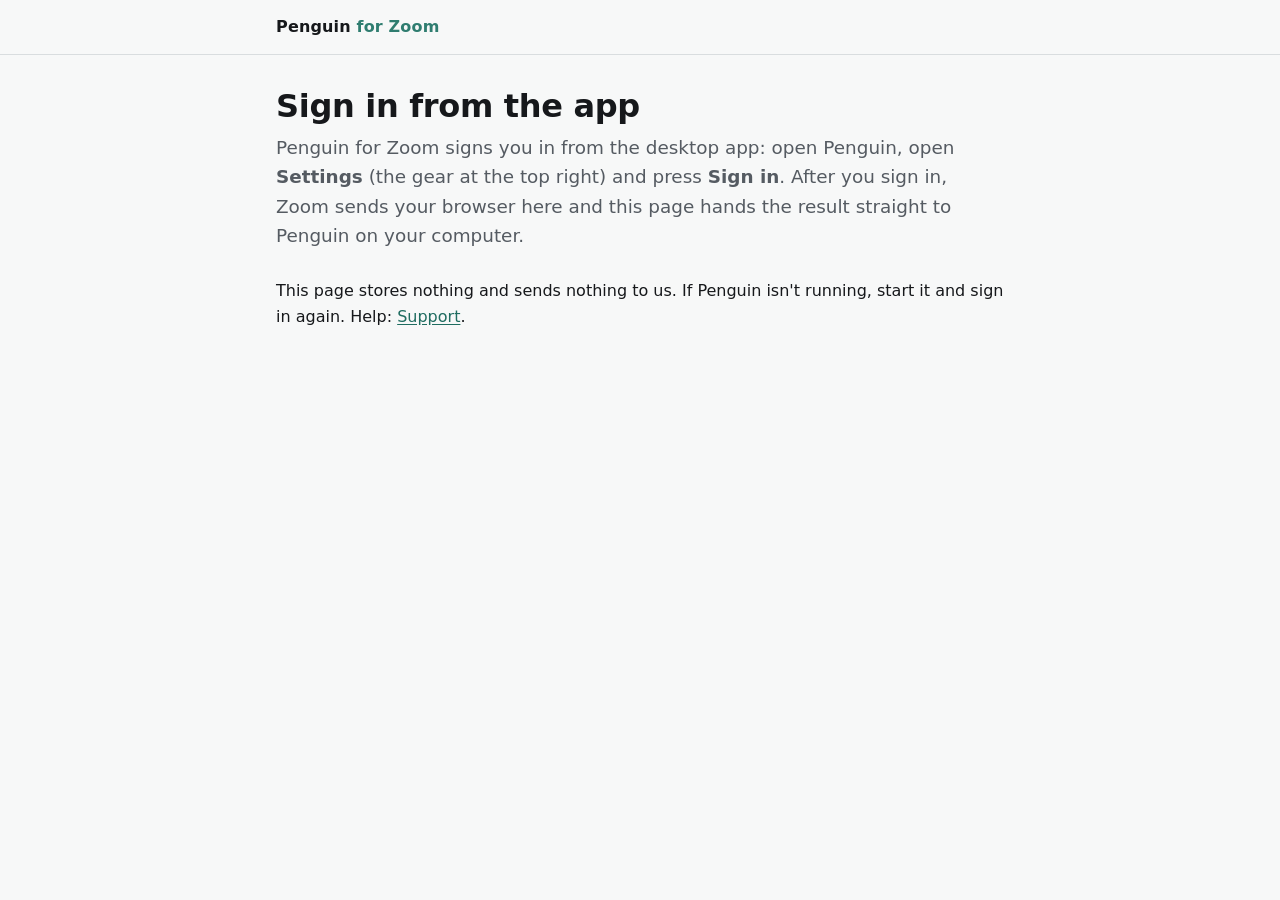
<file: site/oauth/callback.html>
<!doctype html>
<html lang="en">
<head>
<meta charset="utf-8">
<meta name="viewport" content="width=device-width, initial-scale=1">
<title>Sign-in · Penguin for Zoom</title>
<meta name="robots" content="noindex">
<link rel="stylesheet" href="../style.css">
<script src="bounce.js" defer></script>
</head>
<body>
<header class="site">
  <div class="wrap">
    <a class="brand" href="../">Penguin <span>for Zoom</span></a>
  </div>
</header>
<main id="main">
  <div class="wrap">
    <h1>Sign in from the app</h1>
    <p class="lead" id="msg">Penguin for Zoom signs you in from the desktop app: open Penguin, open <strong>Settings</strong> (the gear at the top right) and press <strong>Sign in</strong>. After you sign in, Zoom sends your browser here and this page hands the result straight to Penguin on your computer.</p>
    <p>This page stores nothing and sends nothing to us. If Penguin isn't running, start it and sign in again. Help: <a href="../support.html">Support</a>.</p>
  </div>
</main>
</body>
</html>
</file>
<file: site/style.css>
/* Penguin for Zoom website. No external fonts, no scripts. */
:root {
  color-scheme: dark light;
  --bg: #101113;
  --surface: #17191c;
  --border: #2a2d32;
  --fg: #e7e9ec;
  --dim: #a3a9b1;
  --accent: #7cc7b9;
  --on-accent: #101113;
  --link: #7cc7b9;
  --warn-bg: #1d2422;
  --font: system-ui, -apple-system, "Segoe UI", Roboto, "Noto Sans", sans-serif;
  --mono: ui-monospace, "JetBrains Mono", "DejaVu Sans Mono", monospace;
}
@media (prefers-color-scheme: light) {
  :root {
    --bg: #f7f8f8;
    --surface: #ffffff;
    --border: #d9dddf;
    --fg: #16181b;
    --dim: #555b62;
    --accent: #2f7d70;
    --on-accent: #ffffff;
    --link: #1f6c60;
    --warn-bg: #eaf4f2;
  }
}
* { box-sizing: border-box; }
html { -webkit-text-size-adjust: 100%; }
body {
  margin: 0; background: var(--bg); color: var(--fg);
  font: 16px/1.6 var(--font);
}
a { color: var(--link); text-underline-offset: 2px; }
a:hover { text-decoration-thickness: 2px; }
:focus-visible { outline: 2px solid var(--accent); outline-offset: 2px; border-radius: 3px; }
.skip { position: absolute; left: -9999px; }
.skip:focus { left: 16px; top: 8px; background: var(--surface); padding: 6px 10px; z-index: 10; }

.wrap { max-width: 760px; margin: 0 auto; padding: 0 16px; }
header.site { border-bottom: 1px solid var(--border); }
header.site .wrap { display: flex; flex-wrap: wrap; align-items: center; gap: 8px 24px; padding-top: 14px; padding-bottom: 14px; }
.brand { font-weight: 650; color: var(--fg); text-decoration: none; letter-spacing: .01em; }
.brand span { color: var(--accent); }
nav.site ul { list-style: none; display: flex; flex-wrap: wrap; gap: 4px 18px; margin: 0; padding: 0; }
nav.site a { color: var(--dim); text-decoration: none; }
nav.site a:hover, nav.site a[aria-current="page"] { color: var(--fg); }
nav.site a[aria-current="page"] { border-bottom: 2px solid var(--accent); }

main { padding: 32px 0 48px; }
h1 { font-size: 2rem; line-height: 1.2; margin: 0 0 8px; letter-spacing: -.01em; }
h2 { font-size: 1.3rem; margin: 2.2em 0 .5em; }
h3 { font-size: 1.05rem; margin: 1.6em 0 .4em; }
p, ul, ol, table { margin: 0 0 1em; }
li { margin: .25em 0; }
.lead { font-size: 1.15rem; color: var(--dim); margin-bottom: 1.5em; }
.meta { color: var(--dim); font-size: .92rem; }

.notice {
  background: var(--warn-bg); border: 1px solid var(--border); border-left: 4px solid var(--accent);
  border-radius: 8px; padding: 12px 16px; margin: 0 0 1.5em;
}
.notice p:last-child { margin-bottom: 0; }
.placeholder { font-family: var(--mono); background: #e5b84b33; padding: 0 4px; border-radius: 4px; }

code, kbd, pre { font-family: var(--mono); font-size: .9em; }
code { background: var(--surface); border: 1px solid var(--border); border-radius: 4px; padding: 1px 5px; }
pre { background: var(--surface); border: 1px solid var(--border); border-radius: 8px; padding: 12px 14px; overflow-x: auto; }
pre code { background: none; border: 0; padding: 0; }
kbd { background: var(--surface); border: 1px solid var(--border); border-bottom-width: 2px; border-radius: 4px; padding: 0 6px; }

.table-wrap { overflow-x: auto; margin: 0 0 1em; }
table { border-collapse: collapse; width: 100%; font-size: .95rem; }
th, td { text-align: left; vertical-align: top; padding: 8px 10px; border-bottom: 1px solid var(--border); }
th { color: var(--dim); font-weight: 600; }
caption { text-align: left; color: var(--dim); padding-bottom: 6px; }

.shot {
  aspect-ratio: 16 / 10; display: grid; place-items: center; text-align: center;
  background: var(--surface); border: 1px dashed var(--border); border-radius: 12px;
  color: var(--dim); margin: 0 0 1.5em; padding: 16px;
}
.shot img { width: 100%; height: auto; border-radius: 12px; }
.cards { display: grid; grid-template-columns: repeat(auto-fit, minmax(200px, 1fr)); gap: 12px; margin: 0 0 1.5em; }
.card { background: var(--surface); border: 1px solid var(--border); border-radius: 10px; padding: 14px 16px; }
.card h3 { margin: 0 0 4px; font-size: 1rem; }
.card p { margin: 0; color: var(--dim); font-size: .95rem; }
.toc { background: var(--surface); border: 1px solid var(--border); border-radius: 10px; padding: 12px 16px 12px 36px; }

footer.site { border-top: 1px solid var(--border); color: var(--dim); font-size: .9rem; }
footer.site .wrap { padding-top: 20px; padding-bottom: 32px; }
footer.site ul { list-style: none; display: flex; flex-wrap: wrap; gap: 4px 18px; padding: 0; }
footer.site a { color: var(--dim); }
</file>
